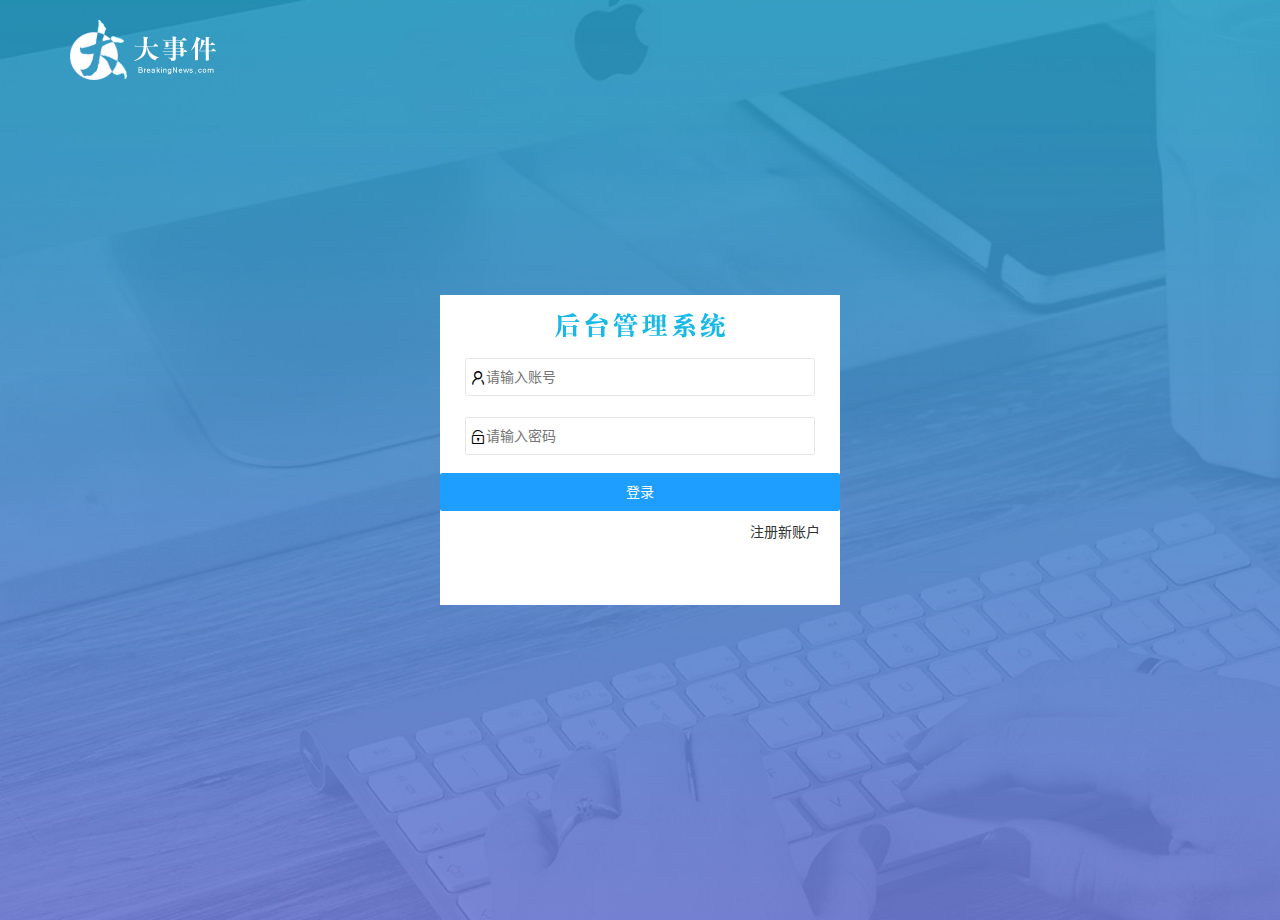
<file: login.html>
<!DOCTYPE html>
<html lang="zh-CN">

<head>
    <meta charset="UTF-8">
    <meta name="viewport" content="width=login, initial-scale=1.0">
    <title>Document</title>
    <link rel="stylesheet" href="/assets/lib/layui/css/layui.css">
    <link rel="stylesheet" href="./assets/css/login.css">
</head>

<body>
    <div class="layui-main">
        <!-- logo区域 -->
        <img src="/assets/images/logo.png" alt="" />
    </div>
    <!-- 注册和登录 -->
    <div class="logreg">

        <!-- 登录盒子头 -->
        <div class="headBox"></div>

        <!-- 登录 -->
        <div class="loginBox">
            <form class="layui-form" id="form-login">
                <!-- 输入框 -->
                <div class="layui-form-item">
                    <i class="layui-icon layui-icon-username"></i>
                    <input type="text" name="username" required lay-verify="required|username" placeholder="请输入账号"
                        autocomplete="off" class="layui-input">
                </div>
                <!-- 密码框 -->
                <div class="layui-form-item">
                    <i class="layui-icon layui-icon-password"></i>
                    <input type="password" name="password" required lay-verify="required|pass" placeholder="请输入密码"
                        autocomplete="off" class="layui-input">
                </div>
                <button class="layui-btn layui-btn-normal layui-btn-fluid loginbtn" lay-submit lay-filter="formDemo">
                    登录
                </button>
            </form>
            <a href="javascript:;" class="login link">注册新账户</a>
        </div>

        <!-- 注册 -->
        <div class="regBox">
            <form class="layui-form" id="form-reg">
                <!-- 输入框 -->
                <div class="layui-form-item">
                    <i class="layui-icon layui-icon-username"></i>
                    <input type="text" name="username" required lay-verify="required|username" placeholder="请输入账号"
                        autocomplete="off" class="layui-input">
                </div>
                <!-- 密码框 -->
                <div class="layui-form-item">
                    <i class="layui-icon layui-icon-password"></i>
                    <input type="password" name="password" required|pass lay-verify="required" placeholder="请输入密码"
                        autocomplete="off" class="layui-input firstPsd">
                </div>
                <!-- 二次密码 -->
                <div class="layui-form-item">
                    <i class="layui-icon layui-icon-password"></i>
                    <input type="password" name="repassword" required lay-verify="required|pass|samePsd"
                        placeholder="请再次输入密码" autocomplete="off" class="layui-input rePsd">
                </div>
                <button class="layui-btn layui-btn-normal layui-btn-fluid regbtn" lay-submit lay-filter="formDemo">
                    注册
                </button>
            </form>
            <a href="javascript:;" class="reg link">登录</a>
        </div>

    </div>


    </div>

    </div>
    <!-- 第三方js -->
    <script src="/assets/lib/layui/layui.all.js"></script>
    <script src="/assets/lib/jquery.js"></script>
    <!-- API配置js -->
    <script src="/assets/js/baseAPI.js"></script>
    <!-- 自定义js -->
    <script src="/assets/js/login.js"></script>

</body>

</html>
</file>
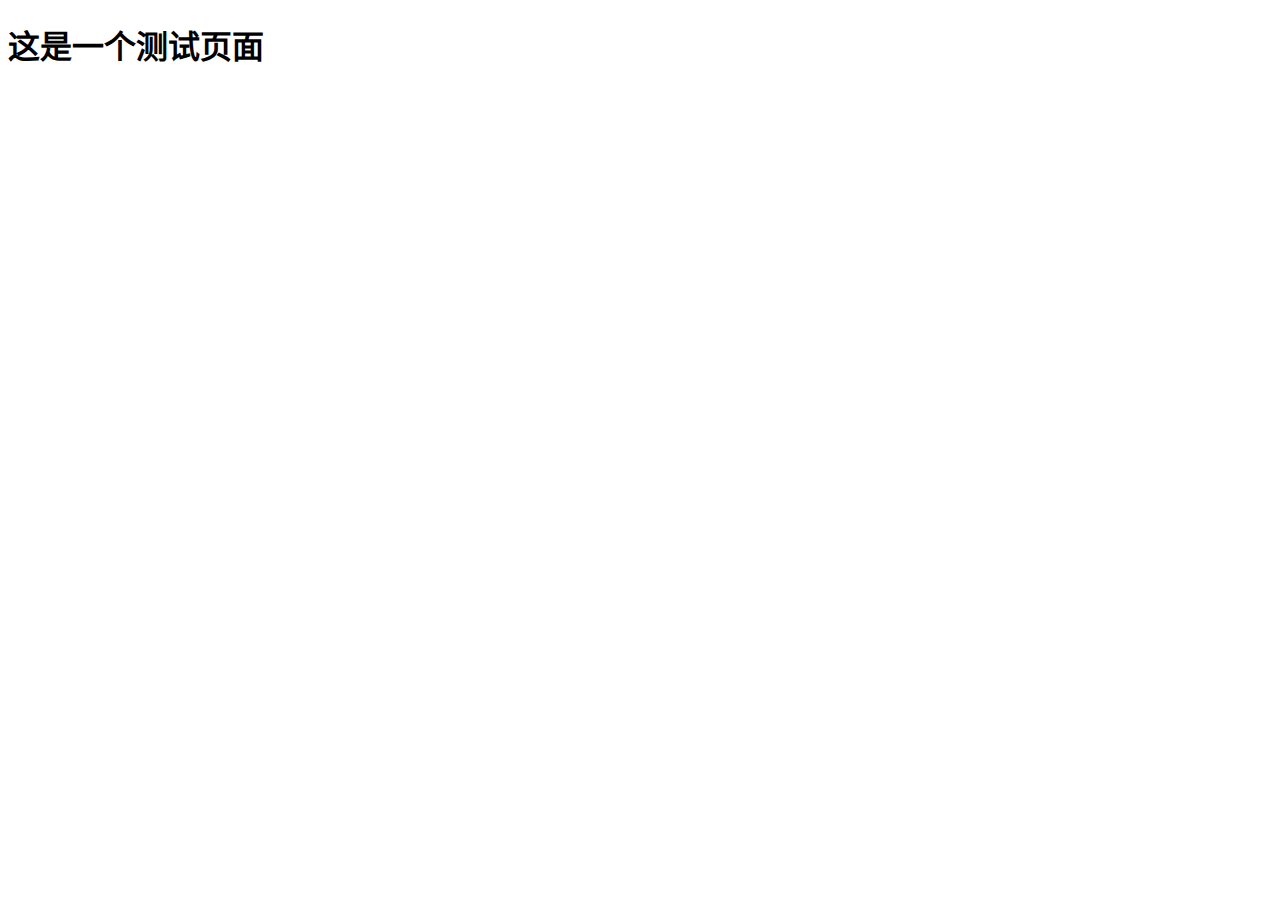
<file: blanks/blanks.html>
<!DOCTYPE html>
<html lang="zh-CN">

<head>
    <meta charset="UTF-8">
    <meta name="viewport" content="width=device-width, initial-scale=1.0">
    <title>Document</title>
</head>

<body>
    <h1>这是一个测试页面</h1>
</body>

</html>
</file>
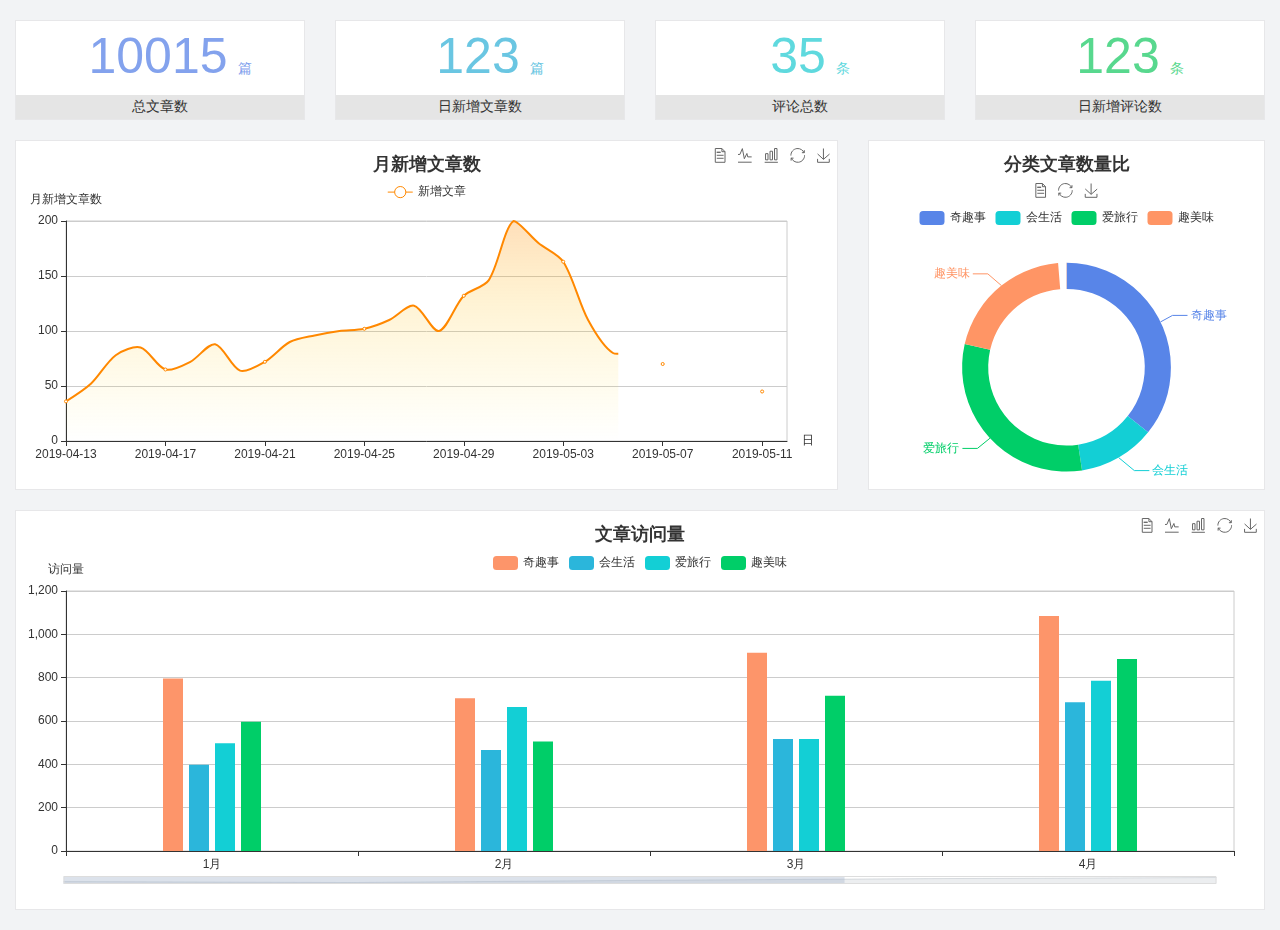
<file: home/dashboard.html>
<!DOCTYPE html>
<html lang="en">

<head>
  <meta charset="UTF-8">
  <meta name="viewport" content="width=device-width, initial-scale=1.0">
  <meta http-equiv="X-UA-Compatible" content="ie=edge">
  <title>图表统计</title>
  <link rel="stylesheet" href="../../assets/lib/bootstrap.css" />
  <link rel="stylesheet" href="../../assets/lib/main.css" />
  <script src="../../assets/lib/jquery.js"></script>
  <script type="text/javascript" src="../../assets/lib/echarts.min.js"></script>
</head>

<body>
  <div class="container-fluid">
    <div class="row spannel_list">
      <div class="col-sm-3 col-xs-6">
        <div class="spannel">
          <em>10015</em><span>篇</span>
          <b>总文章数</b>
        </div>
      </div>
      <div class="col-sm-3 col-xs-6">
        <div class="spannel scolor01">
          <em>123</em><span>篇</span>
          <b>日新增文章数</b>
        </div>
      </div>
      <div class="col-sm-3 col-xs-6">
        <div class="spannel scolor02">
          <em>35</em><span>条</span>
          <b>评论总数</b>
        </div>
      </div>
      <div class="col-sm-3 col-xs-6">
        <div class="spannel scolor03">
          <em>123</em><span>条</span>
          <b>日新增评论数</b>
        </div>
      </div>
    </div>
  </div>

  <div class="container-fluid">
    <div class="row curve-pie">
      <div class="col-lg-8 col-md-8">
        <div class="gragh_pannel" id="curve_show"></div>
      </div>
      <div class="col-lg-4 col-md-4">
        <div class="gragh_pannel" id="pie_show"></div>
      </div>
    </div>
  </div>

  <div class="container-fluid">
    <div class="column_pannel" id="column_show"></div>
  </div>

  <script>
    var oChart = echarts.init(document.getElementById('curve_show'));
    var aList_all = [
      { 'count': 36, 'date': '2019-04-13' },
      { 'count': 52, 'date': '2019-04-14' },
      { 'count': 78, 'date': '2019-04-15' },
      { 'count': 85, 'date': '2019-04-16' },
      { 'count': 65, 'date': '2019-04-17' },
      { 'count': 72, 'date': '2019-04-18' },
      { 'count': 88, 'date': '2019-04-19' },
      { 'count': 64, 'date': '2019-04-20' },
      { 'count': 72, 'date': '2019-04-21' },
      { 'count': 90, 'date': '2019-04-22' },
      { 'count': 96, 'date': '2019-04-23' },
      { 'count': 100, 'date': '2019-04-24' },
      { 'count': 102, 'date': '2019-04-25' },
      { 'count': 110, 'date': '2019-04-26' },
      { 'count': 123, 'date': '2019-04-27' },
      { 'count': 100, 'date': '2019-04-28' },
      { 'count': 132, 'date': '2019-04-29' },
      { 'count': 146, 'date': '2019-04-30' },
      { 'count': 200, 'date': '2019-05-01' },
      { 'count': 180, 'date': '2019-05-02' },
      { 'count': 163, 'date': '2019-05-03' },
      { 'count': 110, 'date': '2019-05-04' },
      { 'count': 80, 'date': '2019-05-05' },
      { 'count': 82, 'date': '2019-05-06' },
      { 'count': 70, 'date': '2019-05-07' },
      { 'count': 65, 'date': '2019-05-08' },
      { 'count': 54, 'date': '2019-05-09' },
      { 'count': 40, 'date': '2019-05-10' },
      { 'count': 45, 'date': '2019-05-11' },
      { 'count': 38, 'date': '2019-05-12' },
    ];

    let aCount = [];
    let aDate = [];

    for (var i = 0; i < aList_all.length; i++) {
      aCount.push(aList_all[i].count);
      aDate.push(aList_all[i].date);
    }

    var chartopt = {
      title: {
        text: '月新增文章数',
        left: 'center',
        top: '10'
      },
      tooltip: {
        trigger: 'axis'
      },
      legend: {
        data: ['新增文章'],
        top: '40'
      },
      toolbox: {
        show: true,
        feature: {
          mark: { show: true },
          dataView: { show: true, readOnly: false },
          magicType: { show: true, type: ['line', 'bar'] },
          restore: { show: true },
          saveAsImage: { show: true }
        }
      },
      calculable: true,
      xAxis: [
        {
          name: '日',
          type: 'category',
          boundaryGap: false,
          data: aDate
        }
      ],
      yAxis: [
        {
          name: '月新增文章数',
          type: 'value'
        }
      ],
      series: [
        {
          name: '新增文章',
          type: 'line',
          smooth: true,
          itemStyle: { normal: { areaStyle: { type: 'default' }, color: '#f80' }, lineStyle: { color: '#f80' } },
          data: aCount
        }],
      areaStyle: {
        normal: {
          color: new echarts.graphic.LinearGradient(0, 0, 0, 1, [{
            offset: 0,
            color: 'rgba(255,136,0,0.39)'
          }, {
            offset: .34,
            color: 'rgba(255,180,0,0.25)'
          }, {
            offset: 1,
            color: 'rgba(255,222,0,0.00)'
          }])

        }
      },
      grid: {
        show: true,
        x: 50,
        x2: 50,
        y: 80,
        height: 220
      }
    };

    oChart.setOption(chartopt);


    var oPie = echarts.init(document.getElementById('pie_show'));
    var oPieopt =
    {
      title: {
        top: 10,
        text: '分类文章数量比',
        x: 'center'
      },
      tooltip: {
        trigger: 'item',
        formatter: "{a} <br/>{b} : {c} ({d}%)"
      },
      color: ['#5885e8', '#13cfd5', '#00ce68', '#ff9565'],
      legend: {
        x: 'center',
        top: 65,
        data: ['奇趣事', '会生活', '爱旅行', '趣美味']
      },
      toolbox: {
        show: true,
        x: 'center',
        top: 35,
        feature: {
          mark: { show: true },
          dataView: { show: true, readOnly: false },
          magicType: {
            show: true,
            type: ['pie', 'funnel'],
            option: {
              funnel: {
                x: '25%',
                width: '50%',
                funnelAlign: 'left',
                max: 1548
              }
            }
          },
          restore: { show: true },
          saveAsImage: { show: true }
        }
      },
      calculable: true,
      series: [
        {
          name: '访问来源',
          type: 'pie',
          radius: ['45%', '60%'],
          center: ['50%', '65%'],
          data: [
            { value: 300, name: '奇趣事' },
            { value: 100, name: '会生活' },
            { value: 260, name: '爱旅行' },
            { value: 180, name: '趣美味' }
          ]
        }
      ]
    };
    oPie.setOption(oPieopt);



    var oColumn = this.echarts.init(document.getElementById('column_show'));
    var oColumnopt =
    {
      title: {
        text: '文章访问量',
        left: 'center',
        top: '10'
      },
      tooltip: {
        trigger: 'axis'
      },
      legend: {
        data: ['奇趣事', '会生活', '爱旅行', '趣美味'],
        top: '40'
      },
      toolbox: {
        show: true,
        feature: {
          mark: { show: true },
          dataView: { show: true, readOnly: false },
          magicType: { show: true, type: ['line', 'bar'] },
          restore: { show: true },
          saveAsImage: { show: true }
        }
      },
      calculable: true,
      xAxis: [
        {
          type: 'category',
          data: ['1月', '2月', '3月', '4月', '5月']
        }
      ],
      yAxis: [
        {
          name: '访问量',
          type: 'value'
        }
      ],
      series: [
        {
          name: '奇趣事',
          type: 'bar',
          barWidth: 20,
          itemStyle: {
            normal: { areaStyle: { type: 'default' }, color: '#fd956a' }
          },
          data: [800, 708, 920, 1090, 1200]
        },
        {
          name: '会生活',
          type: 'bar',
          barWidth: 20,
          itemStyle: {
            normal: { areaStyle: { type: 'default' }, color: '#2bb6db' }
          },
          data: [400, 468, 520, 690, 800]
        },
        {
          name: '爱旅行',
          type: 'bar',
          barWidth: 20,
          itemStyle: {
            normal: { areaStyle: { type: 'default' }, color: '#13cfd5' }
          },
          data: [500, 668, 520, 790, 900]
        },
        {
          name: '趣美味',
          type: 'bar',
          barWidth: 20,
          itemStyle: {
            normal: { areaStyle: { type: 'default' }, color: '#00ce68' }
          },
          data: [600, 508, 720, 890, 1000]
        }
      ],
      grid: {
        show: true,
        x: 50,
        x2: 30,
        y: 80,
        height: 260
      },
      dataZoom: [//给x轴设置滚动条
        {
          start: 0,//默认为0
          end: 100 - 1000 / 31,//默认为100
          type: 'slider',
          show: true,
          xAxisIndex: [0],
          handleSize: 0,//滑动条的 左右2个滑动条的大小
          height: 8,//组件高度
          left: 45, //左边的距离
          right: 50,//右边的距离
          bottom: 26,//右边的距离
          handleColor: '#ddd',//h滑动图标的颜色
          handleStyle: {
            borderColor: "#cacaca",
            borderWidth: "1",
            shadowBlur: 2,
            background: "#ddd",
            shadowColor: "#ddd",
          }
        }]
    };
    oColumn.setOption(oColumnopt);
  </script>
</body>

</html>
</file>
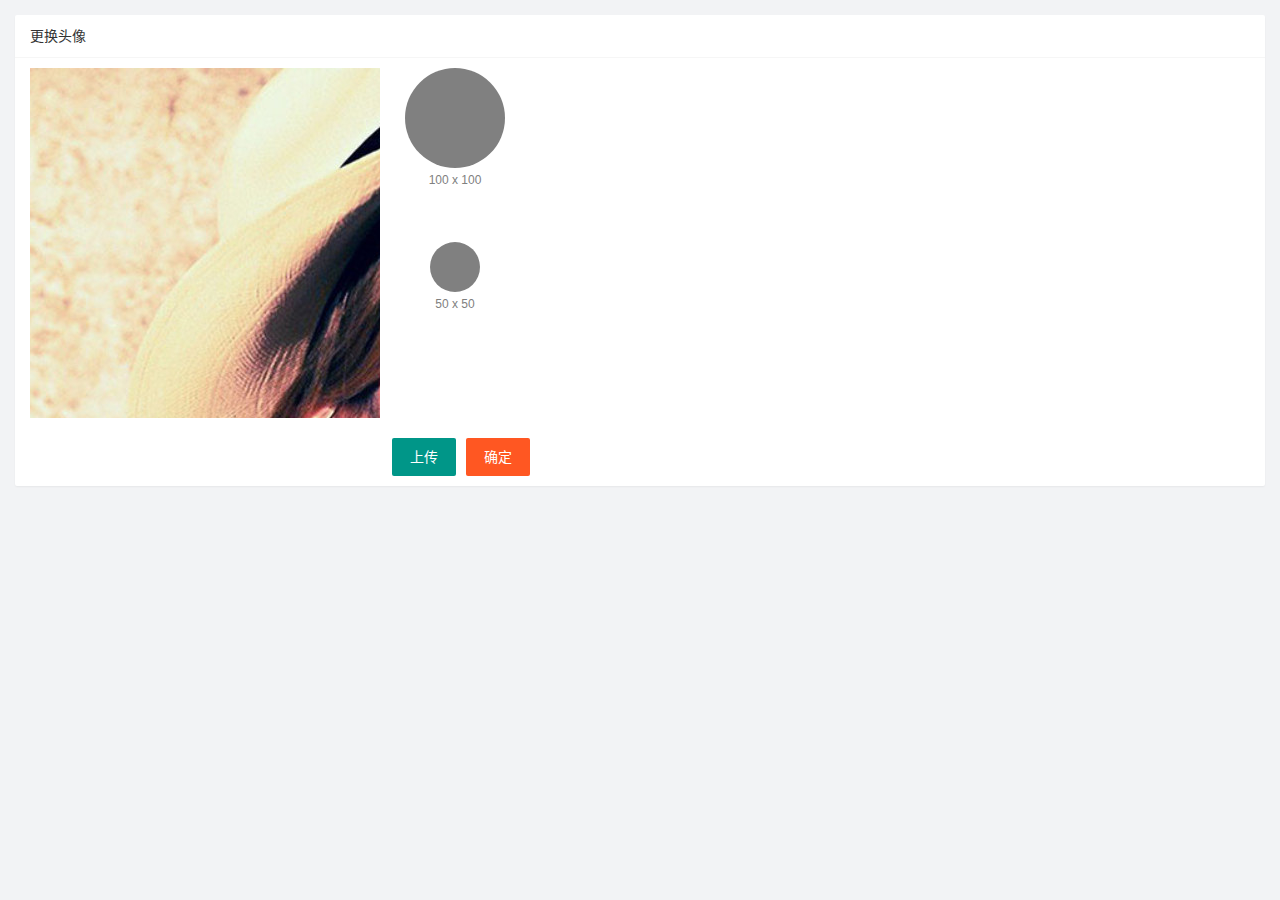
<file: user/avatar.html>
<!DOCTYPE html>
<html lang="zh-CN">

<head>
    <meta charset="UTF-8">
    <meta name="viewport" content="width=device-width, initial-scale=1.0">
    <title>Document</title>
    <link rel="stylesheet" href="/assets/lib/layui/css/layui.css" />
    <link rel="stylesheet" href="/assets/lib/cropper/cropper.css" />

    <link rel="stylesheet" href="/assets/css/avatar.css" />

</head>

<body>
    <!-- 卡片 -->
    <div class="layui-card">
        <div class="layui-card-header">更换头像</div>
        <div class="layui-card-body">
            <!-- 第一行的图片裁剪和预览区域 -->
            <div class="row1">
                <!-- 图片裁剪区域 -->
                <div class="cropper-box">
                    <!-- 这个 img 标签很重要，将来会把它初始化为裁剪区域 -->
                    <img id="image" src="/assets/images/sample.jpg" />
                </div>
                <!-- 图片的预览区域 -->
                <div class="preview-box">
                    <div>
                        <!-- 宽高为 100px 的预览区域 -->
                        <div class="img-preview w100"></div>
                        <p class="size">100 x 100</p>
                    </div>
                    <div>
                        <!-- 宽高为 50px 的预览区域 -->
                        <div class="img-preview w50"></div>
                        <p class="size">50 x 50</p>
                    </div>
                </div>
            </div>

            <!-- 第二行的按钮区域 -->
            <div class="row2">
                <!-- 通过 accept 来限制选择文件的类型 -->
                <input type="file" id="file" accept="image/jpeg,image/png,image/gif" />
                <button type="button" class="layui-btn" id="btnChooseImage">上传</button>
                <button type="button" class="layui-btn layui-btn-danger" id="upload">确定</button>
            </div>
        </div>
    </div>

    <!-- 第三方js -->
    <script src="/assets/lib/layui/layui.all.js"></script>
    <!-- cropper插件 -->
    <script src="/assets/lib/jquery.js"></script>
    <script src="/assets/lib/cropper/Cropper.js"></script>
    <script src="/assets/lib/cropper/jquery-cropper.js"></script>
    <!-- 自定义js -->
    <script src="/assets/js/baseAPI.js"></script>
    <script src="/assets/js/avatar.js"></script>

    <!-- 
    <script src="/assets/lib/layui/layui.all.js"></script>
    <script src="/assets/lib/jquery.js"></script>
    <script src="/assets/lib/cropper/Cropper.js"></script>
    <script src="/assets/lib/cropper/jquery-cropper.js"></script>
    <script src="/assets/js/baseAPI.js"></script>
    <!-- 导入自己的 js -->
    <!-- <script src="/assets/js/avatar.js"></script> -->
</body>

</html>
</file>
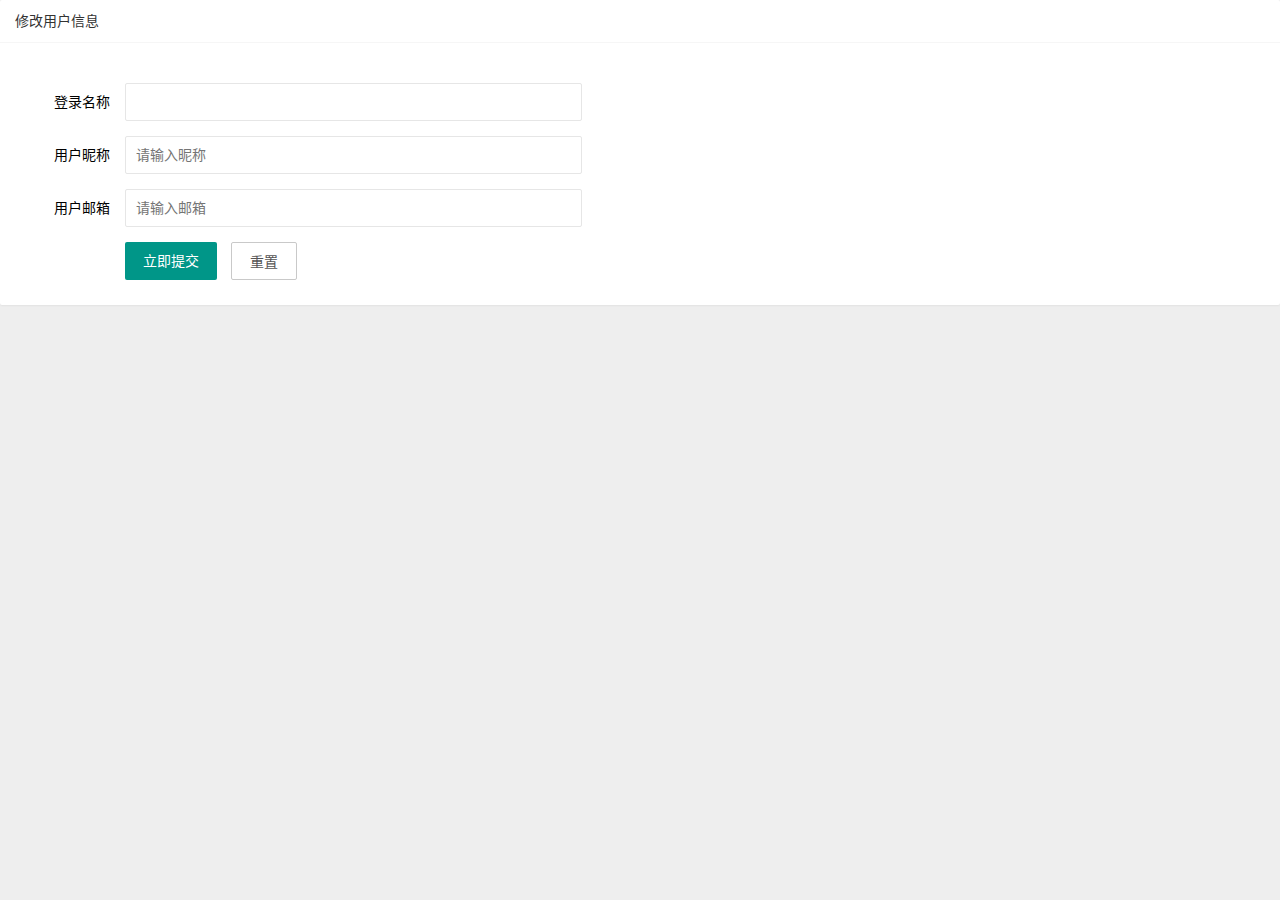
<file: user/user_info.html>
<!DOCTYPE html>
<html lang="zh-CN">

<head>
    <meta charset="UTF-8">
    <meta name="viewport" content="width=device-width, initial-scale=1.0">
    <title>Document</title>
    <link rel="stylesheet" href="/assets/lib/layui/css/layui.css" />
    <link rel="stylesheet" href="/assets/css/user_info.css" />
</head>

<body>

    <div class="layui-card">
        <div class="layui-card-header">修改用户信息</div>
        <div class="layui-card-body userForm">
            <form class="layui-form" lay-filter="form1">
                <!-- 登录名称 -->
                <div class="layui-form-item">
                    <label class="layui-form-label">登录名称</label>
                    <div class="layui-input-block">
                        <input type="text" required lay-verify="required" name="username" autocomplete="off"
                            class="layui-input user" readonly>
                    </div>
                </div>
                <!-- 用户昵称 -->
                <div class="layui-form-item">
                    <label class="layui-form-label">用户昵称</label>
                    <div class="layui-input-block">
                        <input type="text" name="nickname" required lay-verify="required|nickname" placeholder="请输入昵称"
                            autocomplete="off" class="layui-input nick" />
                    </div>
                </div>
                <!-- 用户邮箱 -->
                <div class="layui-form-item">
                    <label class="layui-form-label">用户邮箱</label>
                    <div class="layui-input-block">
                        <input type="text" name="email" required lay-verify="required|email" placeholder="请输入邮箱"
                            autocomplete="off" class="layui-input email" />
                    </div>
                </div>
                <!-- 隐藏域 -->
                <input type="hidden" name="id" value="1">
                <!-- 提交&重置 -->
                <div class="layui-form-item">
                    <div class="layui-input-block">
                        <button class="layui-btn" lay-submit lay-filter="formDemo">立即提交</button>
                        <button type="reset" class="layui-btn layui-btn-primary">重置</button>
                    </div>
                </div>
            </form>
        </div>
    </div>

    <!-- 第三方js -->
    <script src="/assets/lib/layui/layui.all.js"></script>
    <script src="/assets/lib/jquery.js"></script>
    <!-- 自定义js -->
    <script src="/assets/js/baseAPI.js"></script>
    <script src="/assets/js/user.info.js"></script>
</body>

</html>
</file>
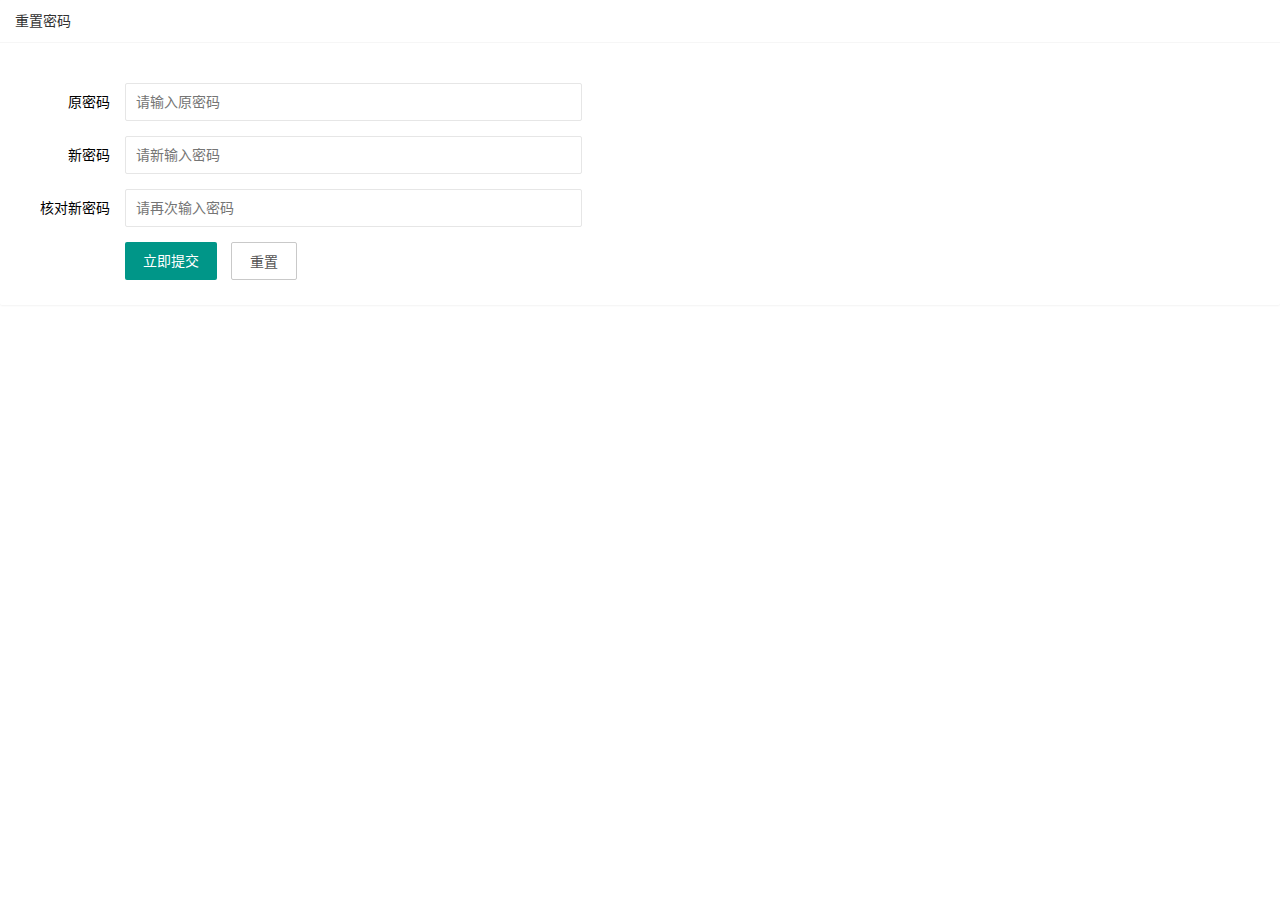
<file: user/user_psd.html>
<!DOCTYPE html>
<html lang="zh-CN">

<head>
    <meta charset="UTF-8">
    <meta name="viewport" content="width=device-width, initial-scale=1.0">
    <title>Document</title>
    <link rel="stylesheet" href="/assets/lib/layui/css/layui.css" />
    <link rel="stylesheet" href="/assets/css/user_psd.css" />
</head>

<body>

    <div class="layui-card">
        <div class="layui-card-header">重置密码</div>
        <div class="layui-card-body userForm">
            <form class="layui-form" id="form1" lay-filter="form1">
                <!-- 原密码 -->
                <div class="layui-form-item">
                    <label class="layui-form-label">原密码</label>
                    <div class="layui-input-block">
                        <input type="password" required lay-verify="required|password" name="oldPwd"
                            placeholder="请输入原密码" autocomplete="off" class="layui-input oldPsd">
                    </div>
                </div>
                <!-- 新密码1 -->
                <div class="layui-form-item">
                    <label class="layui-form-label">新密码</label>
                    <div class="layui-input-block">
                        <input type="password" required lay-verify="required|password|fPsd" name="newPwd"
                            placeholder="请新输入密码" autocomplete="off" class="layui-input userPsd">
                    </div>
                </div>
                <!-- 新密码2 -->
                <div class="layui-form-item">
                    <label class="layui-form-label">核对新密码</label>
                    <div class="layui-input-block">
                        <input type="password" required lay-verify="required|password|rePsd" name="renewPwd"
                            placeholder="请再次输入密码" autocomplete="off" class="layui-input rePsd">
                    </div>
                </div>

                <!-- 提交&重置 -->
                <div class="layui-form-item">
                    <div class="layui-input-block">
                        <button class="layui-btn" lay-submit lay-filter="formDemo">立即提交</button>
                        <button type="reset" class="layui-btn layui-btn-primary">重置</button>
                    </div>
                </div>
            </form>
        </div>
    </div>

    <!-- 第三方js -->
    <script src="/assets/lib/layui/layui.all.js"></script>
    <script src="/assets/lib/jquery.js"></script>
    <!-- 自定义js -->
    <script src="/assets/js/baseAPI.js"></script>
    <script src="/assets/js/user_psd.js"></script>
</body>

</html>
</file>
<file: assets/lib/layui/css/layui.css>
/** layui-v2.5.5 MIT License By https://www.layui.com */
 .layui-inline,img{display:inline-block;vertical-align:middle}h1,h2,h3,h4,h5,h6{font-weight:400}.layui-edge,.layui-header,.layui-inline,.layui-main{position:relative}.layui-body,.layui-edge,.layui-elip{overflow:hidden}.layui-btn,.layui-edge,.layui-inline,img{vertical-align:middle}.layui-btn,.layui-disabled,.layui-icon,.layui-unselect{-moz-user-select:none;-webkit-user-select:none;-ms-user-select:none}.layui-elip,.layui-form-checkbox span,.layui-form-pane .layui-form-label{text-overflow:ellipsis;white-space:nowrap}.layui-breadcrumb,.layui-tree-btnGroup{visibility:hidden}blockquote,body,button,dd,div,dl,dt,form,h1,h2,h3,h4,h5,h6,input,li,ol,p,pre,td,textarea,th,ul{margin:0;padding:0;-webkit-tap-highlight-color:rgba(0,0,0,0)}a:active,a:hover{outline:0}img{border:none}li{list-style:none}table{border-collapse:collapse;border-spacing:0}h4,h5,h6{font-size:100%}button,input,optgroup,option,select,textarea{font-family:inherit;font-size:inherit;font-style:inherit;font-weight:inherit;outline:0}pre{white-space:pre-wrap;white-space:-moz-pre-wrap;white-space:-pre-wrap;white-space:-o-pre-wrap;word-wrap:break-word}body{line-height:24px;font:14px Helvetica Neue,Helvetica,PingFang SC,Tahoma,Arial,sans-serif}hr{height:1px;margin:10px 0;border:0;clear:both}a{color:#333;text-decoration:none}a:hover{color:#777}a cite{font-style:normal;*cursor:pointer}.layui-border-box,.layui-border-box *{box-sizing:border-box}.layui-box,.layui-box *{box-sizing:content-box}.layui-clear{clear:both;*zoom:1}.layui-clear:after{content:'\20';clear:both;*zoom:1;display:block;height:0}.layui-inline{*display:inline;*zoom:1}.layui-edge{display:inline-block;width:0;height:0;border-width:6px;border-style:dashed;border-color:transparent}.layui-edge-top{top:-4px;border-bottom-color:#999;border-bottom-style:solid}.layui-edge-right{border-left-color:#999;border-left-style:solid}.layui-edge-bottom{top:2px;border-top-color:#999;border-top-style:solid}.layui-edge-left{border-right-color:#999;border-right-style:solid}.layui-disabled,.layui-disabled:hover{color:#d2d2d2!important;cursor:not-allowed!important}.layui-circle{border-radius:100%}.layui-show{display:block!important}.layui-hide{display:none!important}@font-face{font-family:layui-icon;src:url(../font/iconfont.eot?v=250);src:url(../font/iconfont.eot?v=250#iefix) format('embedded-opentype'),url(../font/iconfont.woff2?v=250) format('woff2'),url(../font/iconfont.woff?v=250) format('woff'),url(../font/iconfont.ttf?v=250) format('truetype'),url(../font/iconfont.svg?v=250#layui-icon) format('svg')}.layui-icon{font-family:layui-icon!important;font-size:16px;font-style:normal;-webkit-font-smoothing:antialiased;-moz-osx-font-smoothing:grayscale}.layui-icon-reply-fill:before{content:"\e611"}.layui-icon-set-fill:before{content:"\e614"}.layui-icon-menu-fill:before{content:"\e60f"}.layui-icon-search:before{content:"\e615"}.layui-icon-share:before{content:"\e641"}.layui-icon-set-sm:before{content:"\e620"}.layui-icon-engine:before{content:"\e628"}.layui-icon-close:before{content:"\1006"}.layui-icon-close-fill:before{content:"\1007"}.layui-icon-chart-screen:before{content:"\e629"}.layui-icon-star:before{content:"\e600"}.layui-icon-circle-dot:before{content:"\e617"}.layui-icon-chat:before{content:"\e606"}.layui-icon-release:before{content:"\e609"}.layui-icon-list:before{content:"\e60a"}.layui-icon-chart:before{content:"\e62c"}.layui-icon-ok-circle:before{content:"\1005"}.layui-icon-layim-theme:before{content:"\e61b"}.layui-icon-table:before{content:"\e62d"}.layui-icon-right:before{content:"\e602"}.layui-icon-left:before{content:"\e603"}.layui-icon-cart-simple:before{content:"\e698"}.layui-icon-face-cry:before{content:"\e69c"}.layui-icon-face-smile:before{content:"\e6af"}.layui-icon-survey:before{content:"\e6b2"}.layui-icon-tree:before{content:"\e62e"}.layui-icon-upload-circle:before{content:"\e62f"}.layui-icon-add-circle:before{content:"\e61f"}.layui-icon-download-circle:before{content:"\e601"}.layui-icon-templeate-1:before{content:"\e630"}.layui-icon-util:before{content:"\e631"}.layui-icon-face-surprised:before{content:"\e664"}.layui-icon-edit:before{content:"\e642"}.layui-icon-speaker:before{content:"\e645"}.layui-icon-down:before{content:"\e61a"}.layui-icon-file:before{content:"\e621"}.layui-icon-layouts:before{content:"\e632"}.layui-icon-rate-half:before{content:"\e6c9"}.layui-icon-add-circle-fine:before{content:"\e608"}.layui-icon-prev-circle:before{content:"\e633"}.layui-icon-read:before{content:"\e705"}.layui-icon-404:before{content:"\e61c"}.layui-icon-carousel:before{content:"\e634"}.layui-icon-help:before{content:"\e607"}.layui-icon-code-circle:before{content:"\e635"}.layui-icon-water:before{content:"\e636"}.layui-icon-username:before{content:"\e66f"}.layui-icon-find-fill:before{content:"\e670"}.layui-icon-about:before{content:"\e60b"}.layui-icon-location:before{content:"\e715"}.layui-icon-up:before{content:"\e619"}.layui-icon-pause:before{content:"\e651"}.layui-icon-date:before{content:"\e637"}.layui-icon-layim-uploadfile:before{content:"\e61d"}.layui-icon-delete:before{content:"\e640"}.layui-icon-play:before{content:"\e652"}.layui-icon-top:before{content:"\e604"}.layui-icon-friends:before{content:"\e612"}.layui-icon-refresh-3:before{content:"\e9aa"}.layui-icon-ok:before{content:"\e605"}.layui-icon-layer:before{content:"\e638"}.layui-icon-face-smile-fine:before{content:"\e60c"}.layui-icon-dollar:before{content:"\e659"}.layui-icon-group:before{content:"\e613"}.layui-icon-layim-download:before{content:"\e61e"}.layui-icon-picture-fine:before{content:"\e60d"}.layui-icon-link:before{content:"\e64c"}.layui-icon-diamond:before{content:"\e735"}.layui-icon-log:before{content:"\e60e"}.layui-icon-rate-solid:before{content:"\e67a"}.layui-icon-fonts-del:before{content:"\e64f"}.layui-icon-unlink:before{content:"\e64d"}.layui-icon-fonts-clear:before{content:"\e639"}.layui-icon-triangle-r:before{content:"\e623"}.layui-icon-circle:before{content:"\e63f"}.layui-icon-radio:before{content:"\e643"}.layui-icon-align-center:before{content:"\e647"}.layui-icon-align-right:before{content:"\e648"}.layui-icon-align-left:before{content:"\e649"}.layui-icon-loading-1:before{content:"\e63e"}.layui-icon-return:before{content:"\e65c"}.layui-icon-fonts-strong:before{content:"\e62b"}.layui-icon-upload:before{content:"\e67c"}.layui-icon-dialogue:before{content:"\e63a"}.layui-icon-video:before{content:"\e6ed"}.layui-icon-headset:before{content:"\e6fc"}.layui-icon-cellphone-fine:before{content:"\e63b"}.layui-icon-add-1:before{content:"\e654"}.layui-icon-face-smile-b:before{content:"\e650"}.layui-icon-fonts-html:before{content:"\e64b"}.layui-icon-form:before{content:"\e63c"}.layui-icon-cart:before{content:"\e657"}.layui-icon-camera-fill:before{content:"\e65d"}.layui-icon-tabs:before{content:"\e62a"}.layui-icon-fonts-code:before{content:"\e64e"}.layui-icon-fire:before{content:"\e756"}.layui-icon-set:before{content:"\e716"}.layui-icon-fonts-u:before{content:"\e646"}.layui-icon-triangle-d:before{content:"\e625"}.layui-icon-tips:before{content:"\e702"}.layui-icon-picture:before{content:"\e64a"}.layui-icon-more-vertical:before{content:"\e671"}.layui-icon-flag:before{content:"\e66c"}.layui-icon-loading:before{content:"\e63d"}.layui-icon-fonts-i:before{content:"\e644"}.layui-icon-refresh-1:before{content:"\e666"}.layui-icon-rmb:before{content:"\e65e"}.layui-icon-home:before{content:"\e68e"}.layui-icon-user:before{content:"\e770"}.layui-icon-notice:before{content:"\e667"}.layui-icon-login-weibo:before{content:"\e675"}.layui-icon-voice:before{content:"\e688"}.layui-icon-upload-drag:before{content:"\e681"}.layui-icon-login-qq:before{content:"\e676"}.layui-icon-snowflake:before{content:"\e6b1"}.layui-icon-file-b:before{content:"\e655"}.layui-icon-template:before{content:"\e663"}.layui-icon-auz:before{content:"\e672"}.layui-icon-console:before{content:"\e665"}.layui-icon-app:before{content:"\e653"}.layui-icon-prev:before{content:"\e65a"}.layui-icon-website:before{content:"\e7ae"}.layui-icon-next:before{content:"\e65b"}.layui-icon-component:before{content:"\e857"}.layui-icon-more:before{content:"\e65f"}.layui-icon-login-wechat:before{content:"\e677"}.layui-icon-shrink-right:before{content:"\e668"}.layui-icon-spread-left:before{content:"\e66b"}.layui-icon-camera:before{content:"\e660"}.layui-icon-note:before{content:"\e66e"}.layui-icon-refresh:before{content:"\e669"}.layui-icon-female:before{content:"\e661"}.layui-icon-male:before{content:"\e662"}.layui-icon-password:before{content:"\e673"}.layui-icon-senior:before{content:"\e674"}.layui-icon-theme:before{content:"\e66a"}.layui-icon-tread:before{content:"\e6c5"}.layui-icon-praise:before{content:"\e6c6"}.layui-icon-star-fill:before{content:"\e658"}.layui-icon-rate:before{content:"\e67b"}.layui-icon-template-1:before{content:"\e656"}.layui-icon-vercode:before{content:"\e679"}.layui-icon-cellphone:before{content:"\e678"}.layui-icon-screen-full:before{content:"\e622"}.layui-icon-screen-restore:before{content:"\e758"}.layui-icon-cols:before{content:"\e610"}.layui-icon-export:before{content:"\e67d"}.layui-icon-print:before{content:"\e66d"}.layui-icon-slider:before{content:"\e714"}.layui-icon-addition:before{content:"\e624"}.layui-icon-subtraction:before{content:"\e67e"}.layui-icon-service:before{content:"\e626"}.layui-icon-transfer:before{content:"\e691"}.layui-main{width:1140px;margin:0 auto}.layui-header{z-index:1000;height:60px}.layui-header a:hover{transition:all .5s;-webkit-transition:all .5s}.layui-side{position:fixed;left:0;top:0;bottom:0;z-index:999;width:200px;overflow-x:hidden}.layui-side-scroll{position:relative;width:220px;height:100%;overflow-x:hidden}.layui-body{position:absolute;left:200px;right:0;top:0;bottom:0;z-index:998;width:auto;overflow-y:auto;box-sizing:border-box}.layui-layout-body{overflow:hidden}.layui-layout-admin .layui-header{background-color:#23262E}.layui-layout-admin .layui-side{top:60px;width:200px;overflow-x:hidden}.layui-layout-admin .layui-body{position:fixed;top:60px;bottom:44px}.layui-layout-admin .layui-main{width:auto;margin:0 15px}.layui-layout-admin .layui-footer{position:fixed;left:200px;right:0;bottom:0;height:44px;line-height:44px;padding:0 15px;background-color:#eee}.layui-layout-admin .layui-logo{position:absolute;left:0;top:0;width:200px;height:100%;line-height:60px;text-align:center;color:#009688;font-size:16px}.layui-layout-admin .layui-header .layui-nav{background:0 0}.layui-layout-left{position:absolute!important;left:200px;top:0}.layui-layout-right{position:absolute!important;right:0;top:0}.layui-container{position:relative;margin:0 auto;padding:0 15px;box-sizing:border-box}.layui-fluid{position:relative;margin:0 auto;padding:0 15px}.layui-row:after,.layui-row:before{content:'';display:block;clear:both}.layui-col-lg1,.layui-col-lg10,.layui-col-lg11,.layui-col-lg12,.layui-col-lg2,.layui-col-lg3,.layui-col-lg4,.layui-col-lg5,.layui-col-lg6,.layui-col-lg7,.layui-col-lg8,.layui-col-lg9,.layui-col-md1,.layui-col-md10,.layui-col-md11,.layui-col-md12,.layui-col-md2,.layui-col-md3,.layui-col-md4,.layui-col-md5,.layui-col-md6,.layui-col-md7,.layui-col-md8,.layui-col-md9,.layui-col-sm1,.layui-col-sm10,.layui-col-sm11,.layui-col-sm12,.layui-col-sm2,.layui-col-sm3,.layui-col-sm4,.layui-col-sm5,.layui-col-sm6,.layui-col-sm7,.layui-col-sm8,.layui-col-sm9,.layui-col-xs1,.layui-col-xs10,.layui-col-xs11,.layui-col-xs12,.layui-col-xs2,.layui-col-xs3,.layui-col-xs4,.layui-col-xs5,.layui-col-xs6,.layui-col-xs7,.layui-col-xs8,.layui-col-xs9{position:relative;display:block;box-sizing:border-box}.layui-col-xs1,.layui-col-xs10,.layui-col-xs11,.layui-col-xs12,.layui-col-xs2,.layui-col-xs3,.layui-col-xs4,.layui-col-xs5,.layui-col-xs6,.layui-col-xs7,.layui-col-xs8,.layui-col-xs9{float:left}.layui-col-xs1{width:8.33333333%}.layui-col-xs2{width:16.66666667%}.layui-col-xs3{width:25%}.layui-col-xs4{width:33.33333333%}.layui-col-xs5{width:41.66666667%}.layui-col-xs6{width:50%}.layui-col-xs7{width:58.33333333%}.layui-col-xs8{width:66.66666667%}.layui-col-xs9{width:75%}.layui-col-xs10{width:83.33333333%}.layui-col-xs11{width:91.66666667%}.layui-col-xs12{width:100%}.layui-col-xs-offset1{margin-left:8.33333333%}.layui-col-xs-offset2{margin-left:16.66666667%}.layui-col-xs-offset3{margin-left:25%}.layui-col-xs-offset4{margin-left:33.33333333%}.layui-col-xs-offset5{margin-left:41.66666667%}.layui-col-xs-offset6{margin-left:50%}.layui-col-xs-offset7{margin-left:58.33333333%}.layui-col-xs-offset8{margin-left:66.66666667%}.layui-col-xs-offset9{margin-left:75%}.layui-col-xs-offset10{margin-left:83.33333333%}.layui-col-xs-offset11{margin-left:91.66666667%}.layui-col-xs-offset12{margin-left:100%}@media screen and (max-width:768px){.layui-hide-xs{display:none!important}.layui-show-xs-block{display:block!important}.layui-show-xs-inline{display:inline!important}.layui-show-xs-inline-block{display:inline-block!important}}@media screen and (min-width:768px){.layui-container{width:750px}.layui-hide-sm{display:none!important}.layui-show-sm-block{display:block!important}.layui-show-sm-inline{display:inline!important}.layui-show-sm-inline-block{display:inline-block!important}.layui-col-sm1,.layui-col-sm10,.layui-col-sm11,.layui-col-sm12,.layui-col-sm2,.layui-col-sm3,.layui-col-sm4,.layui-col-sm5,.layui-col-sm6,.layui-col-sm7,.layui-col-sm8,.layui-col-sm9{float:left}.layui-col-sm1{width:8.33333333%}.layui-col-sm2{width:16.66666667%}.layui-col-sm3{width:25%}.layui-col-sm4{width:33.33333333%}.layui-col-sm5{width:41.66666667%}.layui-col-sm6{width:50%}.layui-col-sm7{width:58.33333333%}.layui-col-sm8{width:66.66666667%}.layui-col-sm9{width:75%}.layui-col-sm10{width:83.33333333%}.layui-col-sm11{width:91.66666667%}.layui-col-sm12{width:100%}.layui-col-sm-offset1{margin-left:8.33333333%}.layui-col-sm-offset2{margin-left:16.66666667%}.layui-col-sm-offset3{margin-left:25%}.layui-col-sm-offset4{margin-left:33.33333333%}.layui-col-sm-offset5{margin-left:41.66666667%}.layui-col-sm-offset6{margin-left:50%}.layui-col-sm-offset7{margin-left:58.33333333%}.layui-col-sm-offset8{margin-left:66.66666667%}.layui-col-sm-offset9{margin-left:75%}.layui-col-sm-offset10{margin-left:83.33333333%}.layui-col-sm-offset11{margin-left:91.66666667%}.layui-col-sm-offset12{margin-left:100%}}@media screen and (min-width:992px){.layui-container{width:970px}.layui-hide-md{display:none!important}.layui-show-md-block{display:block!important}.layui-show-md-inline{display:inline!important}.layui-show-md-inline-block{display:inline-block!important}.layui-col-md1,.layui-col-md10,.layui-col-md11,.layui-col-md12,.layui-col-md2,.layui-col-md3,.layui-col-md4,.layui-col-md5,.layui-col-md6,.layui-col-md7,.layui-col-md8,.layui-col-md9{float:left}.layui-col-md1{width:8.33333333%}.layui-col-md2{width:16.66666667%}.layui-col-md3{width:25%}.layui-col-md4{width:33.33333333%}.layui-col-md5{width:41.66666667%}.layui-col-md6{width:50%}.layui-col-md7{width:58.33333333%}.layui-col-md8{width:66.66666667%}.layui-col-md9{width:75%}.layui-col-md10{width:83.33333333%}.layui-col-md11{width:91.66666667%}.layui-col-md12{width:100%}.layui-col-md-offset1{margin-left:8.33333333%}.layui-col-md-offset2{margin-left:16.66666667%}.layui-col-md-offset3{margin-left:25%}.layui-col-md-offset4{margin-left:33.33333333%}.layui-col-md-offset5{margin-left:41.66666667%}.layui-col-md-offset6{margin-left:50%}.layui-col-md-offset7{margin-left:58.33333333%}.layui-col-md-offset8{margin-left:66.66666667%}.layui-col-md-offset9{margin-left:75%}.layui-col-md-offset10{margin-left:83.33333333%}.layui-col-md-offset11{margin-left:91.66666667%}.layui-col-md-offset12{margin-left:100%}}@media screen and (min-width:1200px){.layui-container{width:1170px}.layui-hide-lg{display:none!important}.layui-show-lg-block{display:block!important}.layui-show-lg-inline{display:inline!important}.layui-show-lg-inline-block{display:inline-block!important}.layui-col-lg1,.layui-col-lg10,.layui-col-lg11,.layui-col-lg12,.layui-col-lg2,.layui-col-lg3,.layui-col-lg4,.layui-col-lg5,.layui-col-lg6,.layui-col-lg7,.layui-col-lg8,.layui-col-lg9{float:left}.layui-col-lg1{width:8.33333333%}.layui-col-lg2{width:16.66666667%}.layui-col-lg3{width:25%}.layui-col-lg4{width:33.33333333%}.layui-col-lg5{width:41.66666667%}.layui-col-lg6{width:50%}.layui-col-lg7{width:58.33333333%}.layui-col-lg8{width:66.66666667%}.layui-col-lg9{width:75%}.layui-col-lg10{width:83.33333333%}.layui-col-lg11{width:91.66666667%}.layui-col-lg12{width:100%}.layui-col-lg-offset1{margin-left:8.33333333%}.layui-col-lg-offset2{margin-left:16.66666667%}.layui-col-lg-offset3{margin-left:25%}.layui-col-lg-offset4{margin-left:33.33333333%}.layui-col-lg-offset5{margin-left:41.66666667%}.layui-col-lg-offset6{margin-left:50%}.layui-col-lg-offset7{margin-left:58.33333333%}.layui-col-lg-offset8{margin-left:66.66666667%}.layui-col-lg-offset9{margin-left:75%}.layui-col-lg-offset10{margin-left:83.33333333%}.layui-col-lg-offset11{margin-left:91.66666667%}.layui-col-lg-offset12{margin-left:100%}}.layui-col-space1{margin:-.5px}.layui-col-space1>*{padding:.5px}.layui-col-space3{margin:-1.5px}.layui-col-space3>*{padding:1.5px}.layui-col-space5{margin:-2.5px}.layui-col-space5>*{padding:2.5px}.layui-col-space8{margin:-3.5px}.layui-col-space8>*{padding:3.5px}.layui-col-space10{margin:-5px}.layui-col-space10>*{padding:5px}.layui-col-space12{margin:-6px}.layui-col-space12>*{padding:6px}.layui-col-space15{margin:-7.5px}.layui-col-space15>*{padding:7.5px}.layui-col-space18{margin:-9px}.layui-col-space18>*{padding:9px}.layui-col-space20{margin:-10px}.layui-col-space20>*{padding:10px}.layui-col-space22{margin:-11px}.layui-col-space22>*{padding:11px}.layui-col-space25{margin:-12.5px}.layui-col-space25>*{padding:12.5px}.layui-col-space30{margin:-15px}.layui-col-space30>*{padding:15px}.layui-btn,.layui-input,.layui-select,.layui-textarea,.layui-upload-button{outline:0;-webkit-appearance:none;transition:all .3s;-webkit-transition:all .3s;box-sizing:border-box}.layui-elem-quote{margin-bottom:10px;padding:15px;line-height:22px;border-left:5px solid #009688;border-radius:0 2px 2px 0;background-color:#f2f2f2}.layui-quote-nm{border-style:solid;border-width:1px 1px 1px 5px;background:0 0}.layui-elem-field{margin-bottom:10px;padding:0;border-width:1px;border-style:solid}.layui-elem-field legend{margin-left:20px;padding:0 10px;font-size:20px;font-weight:300}.layui-field-title{margin:10px 0 20px;border-width:1px 0 0}.layui-field-box{padding:10px 15px}.layui-field-title .layui-field-box{padding:10px 0}.layui-progress{position:relative;height:6px;border-radius:20px;background-color:#e2e2e2}.layui-progress-bar{position:absolute;left:0;top:0;width:0;max-width:100%;height:6px;border-radius:20px;text-align:right;background-color:#5FB878;transition:all .3s;-webkit-transition:all .3s}.layui-progress-big,.layui-progress-big .layui-progress-bar{height:18px;line-height:18px}.layui-progress-text{position:relative;top:-20px;line-height:18px;font-size:12px;color:#666}.layui-progress-big .layui-progress-text{position:static;padding:0 10px;color:#fff}.layui-collapse{border-width:1px;border-style:solid;border-radius:2px}.layui-colla-content,.layui-colla-item{border-top-width:1px;border-top-style:solid}.layui-colla-item:first-child{border-top:none}.layui-colla-title{position:relative;height:42px;line-height:42px;padding:0 15px 0 35px;color:#333;background-color:#f2f2f2;cursor:pointer;font-size:14px;overflow:hidden}.layui-colla-content{display:none;padding:10px 15px;line-height:22px;color:#666}.layui-colla-icon{position:absolute;left:15px;top:0;font-size:14px}.layui-card{margin-bottom:15px;border-radius:2px;background-color:#fff;box-shadow:0 1px 2px 0 rgba(0,0,0,.05)}.layui-card:last-child{margin-bottom:0}.layui-card-header{position:relative;height:42px;line-height:42px;padding:0 15px;border-bottom:1px solid #f6f6f6;color:#333;border-radius:2px 2px 0 0;font-size:14px}.layui-bg-black,.layui-bg-blue,.layui-bg-cyan,.layui-bg-green,.layui-bg-orange,.layui-bg-red{color:#fff!important}.layui-card-body{position:relative;padding:10px 15px;line-height:24px}.layui-card-body[pad15]{padding:15px}.layui-card-body[pad20]{padding:20px}.layui-card-body .layui-table{margin:5px 0}.layui-card .layui-tab{margin:0}.layui-panel-window{position:relative;padding:15px;border-radius:0;border-top:5px solid #E6E6E6;background-color:#fff}.layui-auxiliar-moving{position:fixed;left:0;right:0;top:0;bottom:0;width:100%;height:100%;background:0 0;z-index:9999999999}.layui-form-label,.layui-form-mid,.layui-form-select,.layui-input-block,.layui-input-inline,.layui-textarea{position:relative}.layui-bg-red{background-color:#FF5722!important}.layui-bg-orange{background-color:#FFB800!important}.layui-bg-green{background-color:#009688!important}.layui-bg-cyan{background-color:#2F4056!important}.layui-bg-blue{background-color:#1E9FFF!important}.layui-bg-black{background-color:#393D49!important}.layui-bg-gray{background-color:#eee!important;color:#666!important}.layui-badge-rim,.layui-colla-content,.layui-colla-item,.layui-collapse,.layui-elem-field,.layui-form-pane .layui-form-item[pane],.layui-form-pane .layui-form-label,.layui-input,.layui-layedit,.layui-layedit-tool,.layui-quote-nm,.layui-select,.layui-tab-bar,.layui-tab-card,.layui-tab-title,.layui-tab-title .layui-this:after,.layui-textarea{border-color:#e6e6e6}.layui-timeline-item:before,hr{background-color:#e6e6e6}.layui-text{line-height:22px;font-size:14px;color:#666}.layui-text h1,.layui-text h2,.layui-text h3{font-weight:500;color:#333}.layui-text h1{font-size:30px}.layui-text h2{font-size:24px}.layui-text h3{font-size:18px}.layui-text a:not(.layui-btn){color:#01AAED}.layui-text a:not(.layui-btn):hover{text-decoration:underline}.layui-text ul{padding:5px 0 5px 15px}.layui-text ul li{margin-top:5px;list-style-type:disc}.layui-text em,.layui-word-aux{color:#999!important;padding:0 5px!important}.layui-btn{display:inline-block;height:38px;line-height:38px;padding:0 18px;background-color:#009688;color:#fff;white-space:nowrap;text-align:center;font-size:14px;border:none;border-radius:2px;cursor:pointer}.layui-btn:hover{opacity:.8;filter:alpha(opacity=80);color:#fff}.layui-btn:active{opacity:1;filter:alpha(opacity=100)}.layui-btn+.layui-btn{margin-left:10px}.layui-btn-container{font-size:0}.layui-btn-container .layui-btn{margin-right:10px;margin-bottom:10px}.layui-btn-container .layui-btn+.layui-btn{margin-left:0}.layui-table .layui-btn-container .layui-btn{margin-bottom:9px}.layui-btn-radius{border-radius:100px}.layui-btn .layui-icon{margin-right:3px;font-size:18px;vertical-align:bottom;vertical-align:middle\9}.layui-btn-primary{border:1px solid #C9C9C9;background-color:#fff;color:#555}.layui-btn-primary:hover{border-color:#009688;color:#333}.layui-btn-normal{background-color:#1E9FFF}.layui-btn-warm{background-color:#FFB800}.layui-btn-danger{background-color:#FF5722}.layui-btn-checked{background-color:#5FB878}.layui-btn-disabled,.layui-btn-disabled:active,.layui-btn-disabled:hover{border:1px solid #e6e6e6;background-color:#FBFBFB;color:#C9C9C9;cursor:not-allowed;opacity:1}.layui-btn-lg{height:44px;line-height:44px;padding:0 25px;font-size:16px}.layui-btn-sm{height:30px;line-height:30px;padding:0 10px;font-size:12px}.layui-btn-sm i{font-size:16px!important}.layui-btn-xs{height:22px;line-height:22px;padding:0 5px;font-size:12px}.layui-btn-xs i{font-size:14px!important}.layui-btn-group{display:inline-block;vertical-align:middle;font-size:0}.layui-btn-group .layui-btn{margin-left:0!important;margin-right:0!important;border-left:1px solid rgba(255,255,255,.5);border-radius:0}.layui-btn-group .layui-btn-primary{border-left:none}.layui-btn-group .layui-btn-primary:hover{border-color:#C9C9C9;color:#009688}.layui-btn-group .layui-btn:first-child{border-left:none;border-radius:2px 0 0 2px}.layui-btn-group .layui-btn-primary:first-child{border-left:1px solid #c9c9c9}.layui-btn-group .layui-btn:last-child{border-radius:0 2px 2px 0}.layui-btn-group .layui-btn+.layui-btn{margin-left:0}.layui-btn-group+.layui-btn-group{margin-left:10px}.layui-btn-fluid{width:100%}.layui-input,.layui-select,.layui-textarea{height:38px;line-height:1.3;line-height:38px\9;border-width:1px;border-style:solid;background-color:#fff;border-radius:2px}.layui-input::-webkit-input-placeholder,.layui-select::-webkit-input-placeholder,.layui-textarea::-webkit-input-placeholder{line-height:1.3}.layui-input,.layui-textarea{display:block;width:100%;padding-left:10px}.layui-input:hover,.layui-textarea:hover{border-color:#D2D2D2!important}.layui-input:focus,.layui-textarea:focus{border-color:#C9C9C9!important}.layui-textarea{min-height:100px;height:auto;line-height:20px;padding:6px 10px;resize:vertical}.layui-select{padding:0 10px}.layui-form input[type=checkbox],.layui-form input[type=radio],.layui-form select{display:none}.layui-form [lay-ignore]{display:initial}.layui-form-item{margin-bottom:15px;clear:both;*zoom:1}.layui-form-item:after{content:'\20';clear:both;*zoom:1;display:block;height:0}.layui-form-label{float:left;display:block;padding:9px 15px;width:80px;font-weight:400;line-height:20px;text-align:right}.layui-form-label-col{display:block;float:none;padding:9px 0;line-height:20px;text-align:left}.layui-form-item .layui-inline{margin-bottom:5px;margin-right:10px}.layui-input-block{margin-left:110px;min-height:36px}.layui-input-inline{display:inline-block;vertical-align:middle}.layui-form-item .layui-input-inline{float:left;width:190px;margin-right:10px}.layui-form-text .layui-input-inline{width:auto}.layui-form-mid{float:left;display:block;padding:9px 0!important;line-height:20px;margin-right:10px}.layui-form-danger+.layui-form-select .layui-input,.layui-form-danger:focus{border-color:#FF5722!important}.layui-form-select .layui-input{padding-right:30px;cursor:pointer}.layui-form-select .layui-edge{position:absolute;right:10px;top:50%;margin-top:-3px;cursor:pointer;border-width:6px;border-top-color:#c2c2c2;border-top-style:solid;transition:all .3s;-webkit-transition:all .3s}.layui-form-select dl{display:none;position:absolute;left:0;top:42px;padding:5px 0;z-index:899;min-width:100%;border:1px solid #d2d2d2;max-height:300px;overflow-y:auto;background-color:#fff;border-radius:2px;box-shadow:0 2px 4px rgba(0,0,0,.12);box-sizing:border-box}.layui-form-select dl dd,.layui-form-select dl dt{padding:0 10px;line-height:36px;white-space:nowrap;overflow:hidden;text-overflow:ellipsis}.layui-form-select dl dt{font-size:12px;color:#999}.layui-form-select dl dd{cursor:pointer}.layui-form-select dl dd:hover{background-color:#f2f2f2;-webkit-transition:.5s all;transition:.5s all}.layui-form-select .layui-select-group dd{padding-left:20px}.layui-form-select dl dd.layui-select-tips{padding-left:10px!important;color:#999}.layui-form-select dl dd.layui-this{background-color:#5FB878;color:#fff}.layui-form-checkbox,.layui-form-select dl dd.layui-disabled{background-color:#fff}.layui-form-selected dl{display:block}.layui-form-checkbox,.layui-form-checkbox *,.layui-form-switch{display:inline-block;vertical-align:middle}.layui-form-selected .layui-edge{margin-top:-9px;-webkit-transform:rotate(180deg);transform:rotate(180deg);margin-top:-3px\9}:root .layui-form-selected .layui-edge{margin-top:-9px\0/IE9}.layui-form-selectup dl{top:auto;bottom:42px}.layui-select-none{margin:5px 0;text-align:center;color:#999}.layui-select-disabled .layui-disabled{border-color:#eee!important}.layui-select-disabled .layui-edge{border-top-color:#d2d2d2}.layui-form-checkbox{position:relative;height:30px;line-height:30px;margin-right:10px;padding-right:30px;cursor:pointer;font-size:0;-webkit-transition:.1s linear;transition:.1s linear;box-sizing:border-box}.layui-form-checkbox span{padding:0 10px;height:100%;font-size:14px;border-radius:2px 0 0 2px;background-color:#d2d2d2;color:#fff;overflow:hidden}.layui-form-checkbox:hover span{background-color:#c2c2c2}.layui-form-checkbox i{position:absolute;right:0;top:0;width:30px;height:28px;border:1px solid #d2d2d2;border-left:none;border-radius:0 2px 2px 0;color:#fff;font-size:20px;text-align:center}.layui-form-checkbox:hover i{border-color:#c2c2c2;color:#c2c2c2}.layui-form-checked,.layui-form-checked:hover{border-color:#5FB878}.layui-form-checked span,.layui-form-checked:hover span{background-color:#5FB878}.layui-form-checked i,.layui-form-checked:hover i{color:#5FB878}.layui-form-item .layui-form-checkbox{margin-top:4px}.layui-form-checkbox[lay-skin=primary]{height:auto!important;line-height:normal!important;min-width:18px;min-height:18px;border:none!important;margin-right:0;padding-left:28px;padding-right:0;background:0 0}.layui-form-checkbox[lay-skin=primary] span{padding-left:0;padding-right:15px;line-height:18px;background:0 0;color:#666}.layui-form-checkbox[lay-skin=primary] i{right:auto;left:0;width:16px;height:16px;line-height:16px;border:1px solid #d2d2d2;font-size:12px;border-radius:2px;background-color:#fff;-webkit-transition:.1s linear;transition:.1s linear}.layui-form-checkbox[lay-skin=primary]:hover i{border-color:#5FB878;color:#fff}.layui-form-checked[lay-skin=primary] i{border-color:#5FB878!important;background-color:#5FB878;color:#fff}.layui-checkbox-disbaled[lay-skin=primary] span{background:0 0!important;color:#c2c2c2}.layui-checkbox-disbaled[lay-skin=primary]:hover i{border-color:#d2d2d2}.layui-form-item .layui-form-checkbox[lay-skin=primary]{margin-top:10px}.layui-form-switch{position:relative;height:22px;line-height:22px;min-width:35px;padding:0 5px;margin-top:8px;border:1px solid #d2d2d2;border-radius:20px;cursor:pointer;background-color:#fff;-webkit-transition:.1s linear;transition:.1s linear}.layui-form-switch i{position:absolute;left:5px;top:3px;width:16px;height:16px;border-radius:20px;background-color:#d2d2d2;-webkit-transition:.1s linear;transition:.1s linear}.layui-form-switch em{position:relative;top:0;width:25px;margin-left:21px;padding:0!important;text-align:center!important;color:#999!important;font-style:normal!important;font-size:12px}.layui-form-onswitch{border-color:#5FB878;background-color:#5FB878}.layui-checkbox-disbaled,.layui-checkbox-disbaled i{border-color:#e2e2e2!important}.layui-form-onswitch i{left:100%;margin-left:-21px;background-color:#fff}.layui-form-onswitch em{margin-left:5px;margin-right:21px;color:#fff!important}.layui-checkbox-disbaled span{background-color:#e2e2e2!important}.layui-checkbox-disbaled:hover i{color:#fff!important}[lay-radio]{display:none}.layui-form-radio,.layui-form-radio *{display:inline-block;vertical-align:middle}.layui-form-radio{line-height:28px;margin:6px 10px 0 0;padding-right:10px;cursor:pointer;font-size:0}.layui-form-radio *{font-size:14px}.layui-form-radio>i{margin-right:8px;font-size:22px;color:#c2c2c2}.layui-form-radio>i:hover,.layui-form-radioed>i{color:#5FB878}.layui-radio-disbaled>i{color:#e2e2e2!important}.layui-form-pane .layui-form-label{width:110px;padding:8px 15px;height:38px;line-height:20px;border-width:1px;border-style:solid;border-radius:2px 0 0 2px;text-align:center;background-color:#FBFBFB;overflow:hidden;box-sizing:border-box}.layui-form-pane .layui-input-inline{margin-left:-1px}.layui-form-pane .layui-input-block{margin-left:110px;left:-1px}.layui-form-pane .layui-input{border-radius:0 2px 2px 0}.layui-form-pane .layui-form-text .layui-form-label{float:none;width:100%;border-radius:2px;box-sizing:border-box;text-align:left}.layui-form-pane .layui-form-text .layui-input-inline{display:block;margin:0;top:-1px;clear:both}.layui-form-pane .layui-form-text .layui-input-block{margin:0;left:0;top:-1px}.layui-form-pane .layui-form-text .layui-textarea{min-height:100px;border-radius:0 0 2px 2px}.layui-form-pane .layui-form-checkbox{margin:4px 0 4px 10px}.layui-form-pane .layui-form-radio,.layui-form-pane .layui-form-switch{margin-top:6px;margin-left:10px}.layui-form-pane .layui-form-item[pane]{position:relative;border-width:1px;border-style:solid}.layui-form-pane .layui-form-item[pane] .layui-form-label{position:absolute;left:0;top:0;height:100%;border-width:0 1px 0 0}.layui-form-pane .layui-form-item[pane] .layui-input-inline{margin-left:110px}@media screen and (max-width:450px){.layui-form-item .layui-form-label{text-overflow:ellipsis;overflow:hidden;white-space:nowrap}.layui-form-item .layui-inline{display:block;margin-right:0;margin-bottom:20px;clear:both}.layui-form-item .layui-inline:after{content:'\20';clear:both;display:block;height:0}.layui-form-item .layui-input-inline{display:block;float:none;left:-3px;width:auto;margin:0 0 10px 112px}.layui-form-item .layui-input-inline+.layui-form-mid{margin-left:110px;top:-5px;padding:0}.layui-form-item .layui-form-checkbox{margin-right:5px;margin-bottom:5px}}.layui-layedit{border-width:1px;border-style:solid;border-radius:2px}.layui-layedit-tool{padding:3px 5px;border-bottom-width:1px;border-bottom-style:solid;font-size:0}.layedit-tool-fixed{position:fixed;top:0;border-top:1px solid #e2e2e2}.layui-layedit-tool .layedit-tool-mid,.layui-layedit-tool .layui-icon{display:inline-block;vertical-align:middle;text-align:center;font-size:14px}.layui-layedit-tool .layui-icon{position:relative;width:32px;height:30px;line-height:30px;margin:3px 5px;color:#777;cursor:pointer;border-radius:2px}.layui-layedit-tool .layui-icon:hover{color:#393D49}.layui-layedit-tool .layui-icon:active{color:#000}.layui-layedit-tool .layedit-tool-active{background-color:#e2e2e2;color:#000}.layui-layedit-tool .layui-disabled,.layui-layedit-tool .layui-disabled:hover{color:#d2d2d2;cursor:not-allowed}.layui-layedit-tool .layedit-tool-mid{width:1px;height:18px;margin:0 10px;background-color:#d2d2d2}.layedit-tool-html{width:50px!important;font-size:30px!important}.layedit-tool-b,.layedit-tool-code,.layedit-tool-help{font-size:16px!important}.layedit-tool-d,.layedit-tool-face,.layedit-tool-image,.layedit-tool-unlink{font-size:18px!important}.layedit-tool-image input{position:absolute;font-size:0;left:0;top:0;width:100%;height:100%;opacity:.01;filter:Alpha(opacity=1);cursor:pointer}.layui-layedit-iframe iframe{display:block;width:100%}#LAY_layedit_code{overflow:hidden}.layui-laypage{display:inline-block;*display:inline;*zoom:1;vertical-align:middle;margin:10px 0;font-size:0}.layui-laypage>a:first-child,.layui-laypage>a:first-child em{border-radius:2px 0 0 2px}.layui-laypage>a:last-child,.layui-laypage>a:last-child em{border-radius:0 2px 2px 0}.layui-laypage>:first-child{margin-left:0!important}.layui-laypage>:last-child{margin-right:0!important}.layui-laypage a,.layui-laypage button,.layui-laypage input,.layui-laypage select,.layui-laypage span{border:1px solid #e2e2e2}.layui-laypage a,.layui-laypage span{display:inline-block;*display:inline;*zoom:1;vertical-align:middle;padding:0 15px;height:28px;line-height:28px;margin:0 -1px 5px 0;background-color:#fff;color:#333;font-size:12px}.layui-flow-more a *,.layui-laypage input,.layui-table-view select[lay-ignore]{display:inline-block}.layui-laypage a:hover{color:#009688}.layui-laypage em{font-style:normal}.layui-laypage .layui-laypage-spr{color:#999;font-weight:700}.layui-laypage a{text-decoration:none}.layui-laypage .layui-laypage-curr{position:relative}.layui-laypage .layui-laypage-curr em{position:relative;color:#fff}.layui-laypage .layui-laypage-curr .layui-laypage-em{position:absolute;left:-1px;top:-1px;padding:1px;width:100%;height:100%;background-color:#009688}.layui-laypage-em{border-radius:2px}.layui-laypage-next em,.layui-laypage-prev em{font-family:Sim sun;font-size:16px}.layui-laypage .layui-laypage-count,.layui-laypage .layui-laypage-limits,.layui-laypage .layui-laypage-refresh,.layui-laypage .layui-laypage-skip{margin-left:10px;margin-right:10px;padding:0;border:none}.layui-laypage .layui-laypage-limits,.layui-laypage .layui-laypage-refresh{vertical-align:top}.layui-laypage .layui-laypage-refresh i{font-size:18px;cursor:pointer}.layui-laypage select{height:22px;padding:3px;border-radius:2px;cursor:pointer}.layui-laypage .layui-laypage-skip{height:30px;line-height:30px;color:#999}.layui-laypage button,.layui-laypage input{height:30px;line-height:30px;border-radius:2px;vertical-align:top;background-color:#fff;box-sizing:border-box}.layui-laypage input{width:40px;margin:0 10px;padding:0 3px;text-align:center}.layui-laypage input:focus,.layui-laypage select:focus{border-color:#009688!important}.layui-laypage button{margin-left:10px;padding:0 10px;cursor:pointer}.layui-table,.layui-table-view{margin:10px 0}.layui-flow-more{margin:10px 0;text-align:center;color:#999;font-size:14px}.layui-flow-more a{height:32px;line-height:32px}.layui-flow-more a *{vertical-align:top}.layui-flow-more a cite{padding:0 20px;border-radius:3px;background-color:#eee;color:#333;font-style:normal}.layui-flow-more a cite:hover{opacity:.8}.layui-flow-more a i{font-size:30px;color:#737383}.layui-table{width:100%;background-color:#fff;color:#666}.layui-table tr{transition:all .3s;-webkit-transition:all .3s}.layui-table th{text-align:left;font-weight:400}.layui-table tbody tr:hover,.layui-table thead tr,.layui-table-click,.layui-table-header,.layui-table-hover,.layui-table-mend,.layui-table-patch,.layui-table-tool,.layui-table-total,.layui-table-total tr,.layui-table[lay-even] tr:nth-child(even){background-color:#f2f2f2}.layui-table td,.layui-table th,.layui-table-col-set,.layui-table-fixed-r,.layui-table-grid-down,.layui-table-header,.layui-table-page,.layui-table-tips-main,.layui-table-tool,.layui-table-total,.layui-table-view,.layui-table[lay-skin=line],.layui-table[lay-skin=row]{border-width:1px;border-style:solid;border-color:#e6e6e6}.layui-table td,.layui-table th{position:relative;padding:9px 15px;min-height:20px;line-height:20px;font-size:14px}.layui-table[lay-skin=line] td,.layui-table[lay-skin=line] th{border-width:0 0 1px}.layui-table[lay-skin=row] td,.layui-table[lay-skin=row] th{border-width:0 1px 0 0}.layui-table[lay-skin=nob] td,.layui-table[lay-skin=nob] th{border:none}.layui-table img{max-width:100px}.layui-table[lay-size=lg] td,.layui-table[lay-size=lg] th{padding:15px 30px}.layui-table-view .layui-table[lay-size=lg] .layui-table-cell{height:40px;line-height:40px}.layui-table[lay-size=sm] td,.layui-table[lay-size=sm] th{font-size:12px;padding:5px 10px}.layui-table-view .layui-table[lay-size=sm] .layui-table-cell{height:20px;line-height:20px}.layui-table[lay-data]{display:none}.layui-table-box{position:relative;overflow:hidden}.layui-table-view .layui-table{position:relative;width:auto;margin:0}.layui-table-view .layui-table[lay-skin=line]{border-width:0 1px 0 0}.layui-table-view .layui-table[lay-skin=row]{border-width:0 0 1px}.layui-table-view .layui-table td,.layui-table-view .layui-table th{padding:5px 0;border-top:none;border-left:none}.layui-table-view .layui-table th.layui-unselect .layui-table-cell span{cursor:pointer}.layui-table-view .layui-table td{cursor:default}.layui-table-view .layui-table td[data-edit=text]{cursor:text}.layui-table-view .layui-form-checkbox[lay-skin=primary] i{width:18px;height:18px}.layui-table-view .layui-form-radio{line-height:0;padding:0}.layui-table-view .layui-form-radio>i{margin:0;font-size:20px}.layui-table-init{position:absolute;left:0;top:0;width:100%;height:100%;text-align:center;z-index:110}.layui-table-init .layui-icon{position:absolute;left:50%;top:50%;margin:-15px 0 0 -15px;font-size:30px;color:#c2c2c2}.layui-table-header{border-width:0 0 1px;overflow:hidden}.layui-table-header .layui-table{margin-bottom:-1px}.layui-table-tool .layui-inline[lay-event]{position:relative;width:26px;height:26px;padding:5px;line-height:16px;margin-right:10px;text-align:center;color:#333;border:1px solid #ccc;cursor:pointer;-webkit-transition:.5s all;transition:.5s all}.layui-table-tool .layui-inline[lay-event]:hover{border:1px solid #999}.layui-table-tool-temp{padding-right:120px}.layui-table-tool-self{position:absolute;right:17px;top:10px}.layui-table-tool .layui-table-tool-self .layui-inline[lay-event]{margin:0 0 0 10px}.layui-table-tool-panel{position:absolute;top:29px;left:-1px;padding:5px 0;min-width:150px;min-height:40px;border:1px solid #d2d2d2;text-align:left;overflow-y:auto;background-color:#fff;box-shadow:0 2px 4px rgba(0,0,0,.12)}.layui-table-cell,.layui-table-tool-panel li{overflow:hidden;text-overflow:ellipsis;white-space:nowrap}.layui-table-tool-panel li{padding:0 10px;line-height:30px;-webkit-transition:.5s all;transition:.5s all}.layui-table-tool-panel li .layui-form-checkbox[lay-skin=primary]{width:100%;padding-left:28px}.layui-table-tool-panel li:hover{background-color:#f2f2f2}.layui-table-tool-panel li .layui-form-checkbox[lay-skin=primary] i{position:absolute;left:0;top:0}.layui-table-tool-panel li .layui-form-checkbox[lay-skin=primary] span{padding:0}.layui-table-tool .layui-table-tool-self .layui-table-tool-panel{left:auto;right:-1px}.layui-table-col-set{position:absolute;right:0;top:0;width:20px;height:100%;border-width:0 0 0 1px;background-color:#fff}.layui-table-sort{width:10px;height:20px;margin-left:5px;cursor:pointer!important}.layui-table-sort .layui-edge{position:absolute;left:5px;border-width:5px}.layui-table-sort .layui-table-sort-asc{top:3px;border-top:none;border-bottom-style:solid;border-bottom-color:#b2b2b2}.layui-table-sort .layui-table-sort-asc:hover{border-bottom-color:#666}.layui-table-sort .layui-table-sort-desc{bottom:5px;border-bottom:none;border-top-style:solid;border-top-color:#b2b2b2}.layui-table-sort .layui-table-sort-desc:hover{border-top-color:#666}.layui-table-sort[lay-sort=asc] .layui-table-sort-asc{border-bottom-color:#000}.layui-table-sort[lay-sort=desc] .layui-table-sort-desc{border-top-color:#000}.layui-table-cell{height:28px;line-height:28px;padding:0 15px;position:relative;box-sizing:border-box}.layui-table-cell .layui-form-checkbox[lay-skin=primary]{top:-1px;padding:0}.layui-table-cell .layui-table-link{color:#01AAED}.laytable-cell-checkbox,.laytable-cell-numbers,.laytable-cell-radio,.laytable-cell-space{padding:0;text-align:center}.layui-table-body{position:relative;overflow:auto;margin-right:-1px;margin-bottom:-1px}.layui-table-body .layui-none{line-height:26px;padding:15px;text-align:center;color:#999}.layui-table-fixed{position:absolute;left:0;top:0;z-index:101}.layui-table-fixed .layui-table-body{overflow:hidden}.layui-table-fixed-l{box-shadow:0 -1px 8px rgba(0,0,0,.08)}.layui-table-fixed-r{left:auto;right:-1px;border-width:0 0 0 1px;box-shadow:-1px 0 8px rgba(0,0,0,.08)}.layui-table-fixed-r .layui-table-header{position:relative;overflow:visible}.layui-table-mend{position:absolute;right:-49px;top:0;height:100%;width:50px}.layui-table-tool{position:relative;z-index:890;width:100%;min-height:50px;line-height:30px;padding:10px 15px;border-width:0 0 1px}.layui-table-tool .layui-btn-container{margin-bottom:-10px}.layui-table-page,.layui-table-total{border-width:1px 0 0;margin-bottom:-1px;overflow:hidden}.layui-table-page{position:relative;width:100%;padding:7px 7px 0;height:41px;font-size:12px;white-space:nowrap}.layui-table-page>div{height:26px}.layui-table-page .layui-laypage{margin:0}.layui-table-page .layui-laypage a,.layui-table-page .layui-laypage span{height:26px;line-height:26px;margin-bottom:10px;border:none;background:0 0}.layui-table-page .layui-laypage a,.layui-table-page .layui-laypage span.layui-laypage-curr{padding:0 12px}.layui-table-page .layui-laypage span{margin-left:0;padding:0}.layui-table-page .layui-laypage .layui-laypage-prev{margin-left:-7px!important}.layui-table-page .layui-laypage .layui-laypage-curr .layui-laypage-em{left:0;top:0;padding:0}.layui-table-page .layui-laypage button,.layui-table-page .layui-laypage input{height:26px;line-height:26px}.layui-table-page .layui-laypage input{width:40px}.layui-table-page .layui-laypage button{padding:0 10px}.layui-table-page select{height:18px}.layui-table-patch .layui-table-cell{padding:0;width:30px}.layui-table-edit{position:absolute;left:0;top:0;width:100%;height:100%;padding:0 14px 1px;border-radius:0;box-shadow:1px 1px 20px rgba(0,0,0,.15)}.layui-table-edit:focus{border-color:#5FB878!important}select.layui-table-edit{padding:0 0 0 10px;border-color:#C9C9C9}.layui-table-view .layui-form-checkbox,.layui-table-view .layui-form-radio,.layui-table-view .layui-form-switch{top:0;margin:0;box-sizing:content-box}.layui-table-view .layui-form-checkbox{top:-1px;height:26px;line-height:26px}.layui-table-view .layui-form-checkbox i{height:26px}.layui-table-grid .layui-table-cell{overflow:visible}.layui-table-grid-down{position:absolute;top:0;right:0;width:26px;height:100%;padding:5px 0;border-width:0 0 0 1px;text-align:center;background-color:#fff;color:#999;cursor:pointer}.layui-table-grid-down .layui-icon{position:absolute;top:50%;left:50%;margin:-8px 0 0 -8px}.layui-table-grid-down:hover{background-color:#fbfbfb}body .layui-table-tips .layui-layer-content{background:0 0;padding:0;box-shadow:0 1px 6px rgba(0,0,0,.12)}.layui-table-tips-main{margin:-44px 0 0 -1px;max-height:150px;padding:8px 15px;font-size:14px;overflow-y:scroll;background-color:#fff;color:#666}.layui-table-tips-c{position:absolute;right:-3px;top:-13px;width:20px;height:20px;padding:3px;cursor:pointer;background-color:#666;border-radius:50%;color:#fff}.layui-table-tips-c:hover{background-color:#777}.layui-table-tips-c:before{position:relative;right:-2px}.layui-upload-file{display:none!important;opacity:.01;filter:Alpha(opacity=1)}.layui-upload-drag,.layui-upload-form,.layui-upload-wrap{display:inline-block}.layui-upload-list{margin:10px 0}.layui-upload-choose{padding:0 10px;color:#999}.layui-upload-drag{position:relative;padding:30px;border:1px dashed #e2e2e2;background-color:#fff;text-align:center;cursor:pointer;color:#999}.layui-upload-drag .layui-icon{font-size:50px;color:#009688}.layui-upload-drag[lay-over]{border-color:#009688}.layui-upload-iframe{position:absolute;width:0;height:0;border:0;visibility:hidden}.layui-upload-wrap{position:relative;vertical-align:middle}.layui-upload-wrap .layui-upload-file{display:block!important;position:absolute;left:0;top:0;z-index:10;font-size:100px;width:100%;height:100%;opacity:.01;filter:Alpha(opacity=1);cursor:pointer}.layui-transfer-active,.layui-transfer-box{display:inline-block;vertical-align:middle}.layui-transfer-box,.layui-transfer-header,.layui-transfer-search{border-width:0;border-style:solid;border-color:#e6e6e6}.layui-transfer-box{position:relative;border-width:1px;width:200px;height:360px;border-radius:2px;background-color:#fff}.layui-transfer-box .layui-form-checkbox{width:100%;margin:0!important}.layui-transfer-header{height:38px;line-height:38px;padding:0 10px;border-bottom-width:1px}.layui-transfer-search{position:relative;padding:10px;border-bottom-width:1px}.layui-transfer-search .layui-input{height:32px;padding-left:30px;font-size:12px}.layui-transfer-search .layui-icon-search{position:absolute;left:20px;top:50%;margin-top:-8px;color:#666}.layui-transfer-active{margin:0 15px}.layui-transfer-active .layui-btn{display:block;margin:0;padding:0 15px;background-color:#5FB878;border-color:#5FB878;color:#fff}.layui-transfer-active .layui-btn-disabled{background-color:#FBFBFB;border-color:#e6e6e6;color:#C9C9C9}.layui-transfer-active .layui-btn:first-child{margin-bottom:15px}.layui-transfer-active .layui-btn .layui-icon{margin:0;font-size:14px!important}.layui-transfer-data{padding:5px 0;overflow:auto}.layui-transfer-data li{height:32px;line-height:32px;padding:0 10px}.layui-transfer-data li:hover{background-color:#f2f2f2;transition:.5s all}.layui-transfer-data .layui-none{padding:15px 10px;text-align:center;color:#999}.layui-nav{position:relative;padding:0 20px;background-color:#393D49;color:#fff;border-radius:2px;font-size:0;box-sizing:border-box}.layui-nav *{font-size:14px}.layui-nav .layui-nav-item{position:relative;display:inline-block;*display:inline;*zoom:1;vertical-align:middle;line-height:60px}.layui-nav .layui-nav-item a{display:block;padding:0 20px;color:#fff;color:rgba(255,255,255,.7);transition:all .3s;-webkit-transition:all .3s}.layui-nav .layui-this:after,.layui-nav-bar,.layui-nav-tree .layui-nav-itemed:after{position:absolute;left:0;top:0;width:0;height:5px;background-color:#5FB878;transition:all .2s;-webkit-transition:all .2s}.layui-nav-bar{z-index:1000}.layui-nav .layui-nav-item a:hover,.layui-nav .layui-this a{color:#fff}.layui-nav .layui-this:after{content:'';top:auto;bottom:0;width:100%}.layui-nav-img{width:30px;height:30px;margin-right:10px;border-radius:50%}.layui-nav .layui-nav-more{content:'';width:0;height:0;border-style:solid dashed dashed;border-color:#fff transparent transparent;overflow:hidden;cursor:pointer;transition:all .2s;-webkit-transition:all .2s;position:absolute;top:50%;right:3px;margin-top:-3px;border-width:6px;border-top-color:rgba(255,255,255,.7)}.layui-nav .layui-nav-mored,.layui-nav-itemed>a .layui-nav-more{margin-top:-9px;border-style:dashed dashed solid;border-color:transparent transparent #fff}.layui-nav-child{display:none;position:absolute;left:0;top:65px;min-width:100%;line-height:36px;padding:5px 0;box-shadow:0 2px 4px rgba(0,0,0,.12);border:1px solid #d2d2d2;background-color:#fff;z-index:100;border-radius:2px;white-space:nowrap}.layui-nav .layui-nav-child a{color:#333}.layui-nav .layui-nav-child a:hover{background-color:#f2f2f2;color:#000}.layui-nav-child dd{position:relative}.layui-nav .layui-nav-child dd.layui-this a,.layui-nav-child dd.layui-this{background-color:#5FB878;color:#fff}.layui-nav-child dd.layui-this:after{display:none}.layui-nav-tree{width:200px;padding:0}.layui-nav-tree .layui-nav-item{display:block;width:100%;line-height:45px}.layui-nav-tree .layui-nav-item a{position:relative;height:45px;line-height:45px;text-overflow:ellipsis;overflow:hidden;white-space:nowrap}.layui-nav-tree .layui-nav-item a:hover{background-color:#4E5465}.layui-nav-tree .layui-nav-bar{width:5px;height:0;background-color:#009688}.layui-nav-tree .layui-nav-child dd.layui-this,.layui-nav-tree .layui-nav-child dd.layui-this a,.layui-nav-tree .layui-this,.layui-nav-tree .layui-this>a,.layui-nav-tree .layui-this>a:hover{background-color:#009688;color:#fff}.layui-nav-tree .layui-this:after{display:none}.layui-nav-itemed>a,.layui-nav-tree .layui-nav-title a,.layui-nav-tree .layui-nav-title a:hover{color:#fff!important}.layui-nav-tree .layui-nav-child{position:relative;z-index:0;top:0;border:none;box-shadow:none}.layui-nav-tree .layui-nav-child a{height:40px;line-height:40px;color:#fff;color:rgba(255,255,255,.7)}.layui-nav-tree .layui-nav-child,.layui-nav-tree .layui-nav-child a:hover{background:0 0;color:#fff}.layui-nav-tree .layui-nav-more{right:10px}.layui-nav-itemed>.layui-nav-child{display:block;padding:0;background-color:rgba(0,0,0,.3)!important}.layui-nav-itemed>.layui-nav-child>.layui-this>.layui-nav-child{display:block}.layui-nav-side{position:fixed;top:0;bottom:0;left:0;overflow-x:hidden;z-index:999}.layui-bg-blue .layui-nav-bar,.layui-bg-blue .layui-nav-itemed:after,.layui-bg-blue .layui-this:after{background-color:#93D1FF}.layui-bg-blue .layui-nav-child dd.layui-this{background-color:#1E9FFF}.layui-bg-blue .layui-nav-itemed>a,.layui-nav-tree.layui-bg-blue .layui-nav-title a,.layui-nav-tree.layui-bg-blue .layui-nav-title a:hover{background-color:#007DDB!important}.layui-breadcrumb{font-size:0}.layui-breadcrumb>*{font-size:14px}.layui-breadcrumb a{color:#999!important}.layui-breadcrumb a:hover{color:#5FB878!important}.layui-breadcrumb a cite{color:#666;font-style:normal}.layui-breadcrumb span[lay-separator]{margin:0 10px;color:#999}.layui-tab{margin:10px 0;text-align:left!important}.layui-tab[overflow]>.layui-tab-title{overflow:hidden}.layui-tab-title{position:relative;left:0;height:40px;white-space:nowrap;font-size:0;border-bottom-width:1px;border-bottom-style:solid;transition:all .2s;-webkit-transition:all .2s}.layui-tab-title li{display:inline-block;*display:inline;*zoom:1;vertical-align:middle;font-size:14px;transition:all .2s;-webkit-transition:all .2s;position:relative;line-height:40px;min-width:65px;padding:0 15px;text-align:center;cursor:pointer}.layui-tab-title li a{display:block}.layui-tab-title .layui-this{color:#000}.layui-tab-title .layui-this:after{position:absolute;left:0;top:0;content:'';width:100%;height:41px;border-width:1px;border-style:solid;border-bottom-color:#fff;border-radius:2px 2px 0 0;box-sizing:border-box;pointer-events:none}.layui-tab-bar{position:absolute;right:0;top:0;z-index:10;width:30px;height:39px;line-height:39px;border-width:1px;border-style:solid;border-radius:2px;text-align:center;background-color:#fff;cursor:pointer}.layui-tab-bar .layui-icon{position:relative;display:inline-block;top:3px;transition:all .3s;-webkit-transition:all .3s}.layui-tab-item{display:none}.layui-tab-more{padding-right:30px;height:auto!important;white-space:normal!important}.layui-tab-more li.layui-this:after{border-bottom-color:#e2e2e2;border-radius:2px}.layui-tab-more .layui-tab-bar .layui-icon{top:-2px;top:3px\9;-webkit-transform:rotate(180deg);transform:rotate(180deg)}:root .layui-tab-more .layui-tab-bar .layui-icon{top:-2px\0/IE9}.layui-tab-content{padding:10px}.layui-tab-title li .layui-tab-close{position:relative;display:inline-block;width:18px;height:18px;line-height:20px;margin-left:8px;top:1px;text-align:center;font-size:14px;color:#c2c2c2;transition:all .2s;-webkit-transition:all .2s}.layui-tab-title li .layui-tab-close:hover{border-radius:2px;background-color:#FF5722;color:#fff}.layui-tab-brief>.layui-tab-title .layui-this{color:#009688}.layui-tab-brief>.layui-tab-more li.layui-this:after,.layui-tab-brief>.layui-tab-title .layui-this:after{border:none;border-radius:0;border-bottom:2px solid #5FB878}.layui-tab-brief[overflow]>.layui-tab-title .layui-this:after{top:-1px}.layui-tab-card{border-width:1px;border-style:solid;border-radius:2px;box-shadow:0 2px 5px 0 rgba(0,0,0,.1)}.layui-tab-card>.layui-tab-title{background-color:#f2f2f2}.layui-tab-card>.layui-tab-title li{margin-right:-1px;margin-left:-1px}.layui-tab-card>.layui-tab-title .layui-this{background-color:#fff}.layui-tab-card>.layui-tab-title .layui-this:after{border-top:none;border-width:1px;border-bottom-color:#fff}.layui-tab-card>.layui-tab-title .layui-tab-bar{height:40px;line-height:40px;border-radius:0;border-top:none;border-right:none}.layui-tab-card>.layui-tab-more .layui-this{background:0 0;color:#5FB878}.layui-tab-card>.layui-tab-more .layui-this:after{border:none}.layui-timeline{padding-left:5px}.layui-timeline-item{position:relative;padding-bottom:20px}.layui-timeline-axis{position:absolute;left:-5px;top:0;z-index:10;width:20px;height:20px;line-height:20px;background-color:#fff;color:#5FB878;border-radius:50%;text-align:center;cursor:pointer}.layui-timeline-axis:hover{color:#FF5722}.layui-timeline-item:before{content:'';position:absolute;left:5px;top:0;z-index:0;width:1px;height:100%}.layui-timeline-item:last-child:before{display:none}.layui-timeline-item:first-child:before{display:block}.layui-timeline-content{padding-left:25px}.layui-timeline-title{position:relative;margin-bottom:10px}.layui-badge,.layui-badge-dot,.layui-badge-rim{position:relative;display:inline-block;padding:0 6px;font-size:12px;text-align:center;background-color:#FF5722;color:#fff;border-radius:2px}.layui-badge{height:18px;line-height:18px}.layui-badge-dot{width:8px;height:8px;padding:0;border-radius:50%}.layui-badge-rim{height:18px;line-height:18px;border-width:1px;border-style:solid;background-color:#fff;color:#666}.layui-btn .layui-badge,.layui-btn .layui-badge-dot{margin-left:5px}.layui-nav .layui-badge,.layui-nav .layui-badge-dot{position:absolute;top:50%;margin:-8px 6px 0}.layui-tab-title .layui-badge,.layui-tab-title .layui-badge-dot{left:5px;top:-2px}.layui-carousel{position:relative;left:0;top:0;background-color:#f8f8f8}.layui-carousel>[carousel-item]{position:relative;width:100%;height:100%;overflow:hidden}.layui-carousel>[carousel-item]:before{position:absolute;content:'\e63d';left:50%;top:50%;width:100px;line-height:20px;margin:-10px 0 0 -50px;text-align:center;color:#c2c2c2;font-family:layui-icon!important;font-size:30px;font-style:normal;-webkit-font-smoothing:antialiased;-moz-osx-font-smoothing:grayscale}.layui-carousel>[carousel-item]>*{display:none;position:absolute;left:0;top:0;width:100%;height:100%;background-color:#f8f8f8;transition-duration:.3s;-webkit-transition-duration:.3s}.layui-carousel-updown>*{-webkit-transition:.3s ease-in-out up;transition:.3s ease-in-out up}.layui-carousel-arrow{display:none\9;opacity:0;position:absolute;left:10px;top:50%;margin-top:-18px;width:36px;height:36px;line-height:36px;text-align:center;font-size:20px;border:0;border-radius:50%;background-color:rgba(0,0,0,.2);color:#fff;-webkit-transition-duration:.3s;transition-duration:.3s;cursor:pointer}.layui-carousel-arrow[lay-type=add]{left:auto!important;right:10px}.layui-carousel:hover .layui-carousel-arrow[lay-type=add],.layui-carousel[lay-arrow=always] .layui-carousel-arrow[lay-type=add]{right:20px}.layui-carousel[lay-arrow=always] .layui-carousel-arrow{opacity:1;left:20px}.layui-carousel[lay-arrow=none] .layui-carousel-arrow{display:none}.layui-carousel-arrow:hover,.layui-carousel-ind ul:hover{background-color:rgba(0,0,0,.35)}.layui-carousel:hover .layui-carousel-arrow{display:block\9;opacity:1;left:20px}.layui-carousel-ind{position:relative;top:-35px;width:100%;line-height:0!important;text-align:center;font-size:0}.layui-carousel[lay-indicator=outside]{margin-bottom:30px}.layui-carousel[lay-indicator=outside] .layui-carousel-ind{top:10px}.layui-carousel[lay-indicator=outside] .layui-carousel-ind ul{background-color:rgba(0,0,0,.5)}.layui-carousel[lay-indicator=none] .layui-carousel-ind{display:none}.layui-carousel-ind ul{display:inline-block;padding:5px;background-color:rgba(0,0,0,.2);border-radius:10px;-webkit-transition-duration:.3s;transition-duration:.3s}.layui-carousel-ind li{display:inline-block;width:10px;height:10px;margin:0 3px;font-size:14px;background-color:#e2e2e2;background-color:rgba(255,255,255,.5);border-radius:50%;cursor:pointer;-webkit-transition-duration:.3s;transition-duration:.3s}.layui-carousel-ind li:hover{background-color:rgba(255,255,255,.7)}.layui-carousel-ind li.layui-this{background-color:#fff}.layui-carousel>[carousel-item]>.layui-carousel-next,.layui-carousel>[carousel-item]>.layui-carousel-prev,.layui-carousel>[carousel-item]>.layui-this{display:block}.layui-carousel>[carousel-item]>.layui-this{left:0}.layui-carousel>[carousel-item]>.layui-carousel-prev{left:-100%}.layui-carousel>[carousel-item]>.layui-carousel-next{left:100%}.layui-carousel>[carousel-item]>.layui-carousel-next.layui-carousel-left,.layui-carousel>[carousel-item]>.layui-carousel-prev.layui-carousel-right{left:0}.layui-carousel>[carousel-item]>.layui-this.layui-carousel-left{left:-100%}.layui-carousel>[carousel-item]>.layui-this.layui-carousel-right{left:100%}.layui-carousel[lay-anim=updown] .layui-carousel-arrow{left:50%!important;top:20px;margin:0 0 0 -18px}.layui-carousel[lay-anim=updown]>[carousel-item]>*,.layui-carousel[lay-anim=fade]>[carousel-item]>*{left:0!important}.layui-carousel[lay-anim=updown] .layui-carousel-arrow[lay-type=add]{top:auto!important;bottom:20px}.layui-carousel[lay-anim=updown] .layui-carousel-ind{position:absolute;top:50%;right:20px;width:auto;height:auto}.layui-carousel[lay-anim=updown] .layui-carousel-ind ul{padding:3px 5px}.layui-carousel[lay-anim=updown] .layui-carousel-ind li{display:block;margin:6px 0}.layui-carousel[lay-anim=updown]>[carousel-item]>.layui-this{top:0}.layui-carousel[lay-anim=updown]>[carousel-item]>.layui-carousel-prev{top:-100%}.layui-carousel[lay-anim=updown]>[carousel-item]>.layui-carousel-next{top:100%}.layui-carousel[lay-anim=updown]>[carousel-item]>.layui-carousel-next.layui-carousel-left,.layui-carousel[lay-anim=updown]>[carousel-item]>.layui-carousel-prev.layui-carousel-right{top:0}.layui-carousel[lay-anim=updown]>[carousel-item]>.layui-this.layui-carousel-left{top:-100%}.layui-carousel[lay-anim=updown]>[carousel-item]>.layui-this.layui-carousel-right{top:100%}.layui-carousel[lay-anim=fade]>[carousel-item]>.layui-carousel-next,.layui-carousel[lay-anim=fade]>[carousel-item]>.layui-carousel-prev{opacity:0}.layui-carousel[lay-anim=fade]>[carousel-item]>.layui-carousel-next.layui-carousel-left,.layui-carousel[lay-anim=fade]>[carousel-item]>.layui-carousel-prev.layui-carousel-right{opacity:1}.layui-carousel[lay-anim=fade]>[carousel-item]>.layui-this.layui-carousel-left,.layui-carousel[lay-anim=fade]>[carousel-item]>.layui-this.layui-carousel-right{opacity:0}.layui-fixbar{position:fixed;right:15px;bottom:15px;z-index:999999}.layui-fixbar li{width:50px;height:50px;line-height:50px;margin-bottom:1px;text-align:center;cursor:pointer;font-size:30px;background-color:#9F9F9F;color:#fff;border-radius:2px;opacity:.95}.layui-fixbar li:hover{opacity:.85}.layui-fixbar li:active{opacity:1}.layui-fixbar .layui-fixbar-top{display:none;font-size:40px}body .layui-util-face{border:none;background:0 0}body .layui-util-face .layui-layer-content{padding:0;background-color:#fff;color:#666;box-shadow:none}.layui-util-face .layui-layer-TipsG{display:none}.layui-util-face ul{position:relative;width:372px;padding:10px;border:1px solid #D9D9D9;background-color:#fff;box-shadow:0 0 20px rgba(0,0,0,.2)}.layui-util-face ul li{cursor:pointer;float:left;border:1px solid #e8e8e8;height:22px;width:26px;overflow:hidden;margin:-1px 0 0 -1px;padding:4px 2px;text-align:center}.layui-util-face ul li:hover{position:relative;z-index:2;border:1px solid #eb7350;background:#fff9ec}.layui-code{position:relative;margin:10px 0;padding:15px;line-height:20px;border:1px solid #ddd;border-left-width:6px;background-color:#F2F2F2;color:#333;font-family:Courier New;font-size:12px}.layui-rate,.layui-rate *{display:inline-block;vertical-align:middle}.layui-rate{padding:10px 5px 10px 0;font-size:0}.layui-rate li i.layui-icon{font-size:20px;color:#FFB800;margin-right:5px;transition:all .3s;-webkit-transition:all .3s}.layui-rate li i:hover{cursor:pointer;transform:scale(1.12);-webkit-transform:scale(1.12)}.layui-rate[readonly] li i:hover{cursor:default;transform:scale(1)}.layui-colorpicker{width:26px;height:26px;border:1px solid #e6e6e6;padding:5px;border-radius:2px;line-height:24px;display:inline-block;cursor:pointer;transition:all .3s;-webkit-transition:all .3s}.layui-colorpicker:hover{border-color:#d2d2d2}.layui-colorpicker.layui-colorpicker-lg{width:34px;height:34px;line-height:32px}.layui-colorpicker.layui-colorpicker-sm{width:24px;height:24px;line-height:22px}.layui-colorpicker.layui-colorpicker-xs{width:22px;height:22px;line-height:20px}.layui-colorpicker-trigger-bgcolor{display:block;background:url([data-uri]);border-radius:2px}.layui-colorpicker-trigger-span{display:block;height:100%;box-sizing:border-box;border:1px solid rgba(0,0,0,.15);border-radius:2px;text-align:center}.layui-colorpicker-trigger-i{display:inline-block;color:#FFF;font-size:12px}.layui-colorpicker-trigger-i.layui-icon-close{color:#999}.layui-colorpicker-main{position:absolute;z-index:66666666;width:280px;padding:7px;background:#FFF;border:1px solid #d2d2d2;border-radius:2px;box-shadow:0 2px 4px rgba(0,0,0,.12)}.layui-colorpicker-main-wrapper{height:180px;position:relative}.layui-colorpicker-basis{width:260px;height:100%;position:relative}.layui-colorpicker-basis-white{width:100%;height:100%;position:absolute;top:0;left:0;background:linear-gradient(90deg,#FFF,hsla(0,0%,100%,0))}.layui-colorpicker-basis-black{width:100%;height:100%;position:absolute;top:0;left:0;background:linear-gradient(0deg,#000,transparent)}.layui-colorpicker-basis-cursor{width:10px;height:10px;border:1px solid #FFF;border-radius:50%;position:absolute;top:-3px;right:-3px;cursor:pointer}.layui-colorpicker-side{position:absolute;top:0;right:0;width:12px;height:100%;background:linear-gradient(red,#FF0,#0F0,#0FF,#00F,#F0F,red)}.layui-colorpicker-side-slider{width:100%;height:5px;box-shadow:0 0 1px #888;box-sizing:border-box;background:#FFF;border-radius:1px;border:1px solid #f0f0f0;cursor:pointer;position:absolute;left:0}.layui-colorpicker-main-alpha{display:none;height:12px;margin-top:7px;background:url([data-uri])}.layui-colorpicker-alpha-bgcolor{height:100%;position:relative}.layui-colorpicker-alpha-slider{width:5px;height:100%;box-shadow:0 0 1px #888;box-sizing:border-box;background:#FFF;border-radius:1px;border:1px solid #f0f0f0;cursor:pointer;position:absolute;top:0}.layui-colorpicker-main-pre{padding-top:7px;font-size:0}.layui-colorpicker-pre{width:20px;height:20px;border-radius:2px;display:inline-block;margin-left:6px;margin-bottom:7px;cursor:pointer}.layui-colorpicker-pre:nth-child(11n+1){margin-left:0}.layui-colorpicker-pre-isalpha{background:url([data-uri])}.layui-colorpicker-pre.layui-this{box-shadow:0 0 3px 2px rgba(0,0,0,.15)}.layui-colorpicker-pre>div{height:100%;border-radius:2px}.layui-colorpicker-main-input{text-align:right;padding-top:7px}.layui-colorpicker-main-input .layui-btn-container .layui-btn{margin:0 0 0 10px}.layui-colorpicker-main-input div.layui-inline{float:left;margin-right:10px;font-size:14px}.layui-colorpicker-main-input input.layui-input{width:150px;height:30px;color:#666}.layui-slider{height:4px;background:#e2e2e2;border-radius:3px;position:relative;cursor:pointer}.layui-slider-bar{border-radius:3px;position:absolute;height:100%}.layui-slider-step{position:absolute;top:0;width:4px;height:4px;border-radius:50%;background:#FFF;-webkit-transform:translateX(-50%);transform:translateX(-50%)}.layui-slider-wrap{width:36px;height:36px;position:absolute;top:-16px;-webkit-transform:translateX(-50%);transform:translateX(-50%);z-index:10;text-align:center}.layui-slider-wrap-btn{width:12px;height:12px;border-radius:50%;background:#FFF;display:inline-block;vertical-align:middle;cursor:pointer;transition:.3s}.layui-slider-wrap:after{content:"";height:100%;display:inline-block;vertical-align:middle}.layui-slider-wrap-btn.layui-slider-hover,.layui-slider-wrap-btn:hover{transform:scale(1.2)}.layui-slider-wrap-btn.layui-disabled:hover{transform:scale(1)!important}.layui-slider-tips{position:absolute;top:-42px;z-index:66666666;white-space:nowrap;display:none;-webkit-transform:translateX(-50%);transform:translateX(-50%);color:#FFF;background:#000;border-radius:3px;height:25px;line-height:25px;padding:0 10px}.layui-slider-tips:after{content:'';position:absolute;bottom:-12px;left:50%;margin-left:-6px;width:0;height:0;border-width:6px;border-style:solid;border-color:#000 transparent transparent}.layui-slider-input{width:70px;height:32px;border:1px solid #e6e6e6;border-radius:3px;font-size:16px;line-height:32px;position:absolute;right:0;top:-15px}.layui-slider-input-btn{display:none;position:absolute;top:0;right:0;width:20px;height:100%;border-left:1px solid #d2d2d2}.layui-slider-input-btn i{cursor:pointer;position:absolute;right:0;bottom:0;width:20px;height:50%;font-size:12px;line-height:16px;text-align:center;color:#999}.layui-slider-input-btn i:first-child{top:0;border-bottom:1px solid #d2d2d2}.layui-slider-input-txt{height:100%;font-size:14px}.layui-slider-input-txt input{height:100%;border:none}.layui-slider-input-btn i:hover{color:#009688}.layui-slider-vertical{width:4px;margin-left:34px}.layui-slider-vertical .layui-slider-bar{width:4px}.layui-slider-vertical .layui-slider-step{top:auto;left:0;-webkit-transform:translateY(50%);transform:translateY(50%)}.layui-slider-vertical .layui-slider-wrap{top:auto;left:-16px;-webkit-transform:translateY(50%);transform:translateY(50%)}.layui-slider-vertical .layui-slider-tips{top:auto;left:2px}@media \0screen{.layui-slider-wrap-btn{margin-left:-20px}.layui-slider-vertical .layui-slider-wrap-btn{margin-left:0;margin-bottom:-20px}.layui-slider-vertical .layui-slider-tips{margin-left:-8px}.layui-slider>span{margin-left:8px}}.layui-tree{line-height:22px}.layui-tree .layui-form-checkbox{margin:0!important}.layui-tree-set{width:100%;position:relative}.layui-tree-pack{display:none;padding-left:20px;position:relative}.layui-tree-iconClick,.layui-tree-main{display:inline-block;vertical-align:middle}.layui-tree-line .layui-tree-pack{padding-left:27px}.layui-tree-line .layui-tree-set .layui-tree-set:after{content:'';position:absolute;top:14px;left:-9px;width:17px;height:0;border-top:1px dotted #c0c4cc}.layui-tree-entry{position:relative;padding:3px 0;height:20px;white-space:nowrap}.layui-tree-entry:hover{background-color:#eee}.layui-tree-line .layui-tree-entry:hover{background-color:rgba(0,0,0,0)}.layui-tree-line .layui-tree-entry:hover .layui-tree-txt{color:#999;text-decoration:underline;transition:.3s}.layui-tree-main{cursor:pointer;padding-right:10px}.layui-tree-line .layui-tree-set:before{content:'';position:absolute;top:0;left:-9px;width:0;height:100%;border-left:1px dotted #c0c4cc}.layui-tree-line .layui-tree-set.layui-tree-setLineShort:before{height:13px}.layui-tree-line .layui-tree-set.layui-tree-setHide:before{height:0}.layui-tree-iconClick{position:relative;height:20px;line-height:20px;margin:0 10px;color:#c0c4cc}.layui-tree-icon{height:12px;line-height:12px;width:12px;text-align:center;border:1px solid #c0c4cc}.layui-tree-iconClick .layui-icon{font-size:18px}.layui-tree-icon .layui-icon{font-size:12px;color:#666}.layui-tree-iconArrow{padding:0 5px}.layui-tree-iconArrow:after{content:'';position:absolute;left:4px;top:3px;z-index:100;width:0;height:0;border-width:5px;border-style:solid;border-color:transparent transparent transparent #c0c4cc;transition:.5s}.layui-tree-btnGroup,.layui-tree-editInput{position:relative;vertical-align:middle;display:inline-block}.layui-tree-spread>.layui-tree-entry>.layui-tree-iconClick>.layui-tree-iconArrow:after{transform:rotate(90deg) translate(3px,4px)}.layui-tree-txt{display:inline-block;vertical-align:middle;color:#555}.layui-tree-search{margin-bottom:15px;color:#666}.layui-tree-btnGroup .layui-icon{display:inline-block;vertical-align:middle;padding:0 2px;cursor:pointer}.layui-tree-btnGroup .layui-icon:hover{color:#999;transition:.3s}.layui-tree-entry:hover .layui-tree-btnGroup{visibility:visible}.layui-tree-editInput{height:20px;line-height:20px;padding:0 3px;border:none;background-color:rgba(0,0,0,.05)}.layui-tree-emptyText{text-align:center;color:#999}.layui-anim{-webkit-animation-duration:.3s;animation-duration:.3s;-webkit-animation-fill-mode:both;animation-fill-mode:both}.layui-anim.layui-icon{display:inline-block}.layui-anim-loop{-webkit-animation-iteration-count:infinite;animation-iteration-count:infinite}.layui-trans,.layui-trans a{transition:all .3s;-webkit-transition:all .3s}@-webkit-keyframes layui-rotate{from{-webkit-transform:rotate(0)}to{-webkit-transform:rotate(360deg)}}@keyframes layui-rotate{from{transform:rotate(0)}to{transform:rotate(360deg)}}.layui-anim-rotate{-webkit-animation-name:layui-rotate;animation-name:layui-rotate;-webkit-animation-duration:1s;animation-duration:1s;-webkit-animation-timing-function:linear;animation-timing-function:linear}@-webkit-keyframes layui-up{from{-webkit-transform:translate3d(0,100%,0);opacity:.3}to{-webkit-transform:translate3d(0,0,0);opacity:1}}@keyframes layui-up{from{transform:translate3d(0,100%,0);opacity:.3}to{transform:translate3d(0,0,0);opacity:1}}.layui-anim-up{-webkit-animation-name:layui-up;animation-name:layui-up}@-webkit-keyframes layui-upbit{from{-webkit-transform:translate3d(0,30px,0);opacity:.3}to{-webkit-transform:translate3d(0,0,0);opacity:1}}@keyframes layui-upbit{from{transform:translate3d(0,30px,0);opacity:.3}to{transform:translate3d(0,0,0);opacity:1}}.layui-anim-upbit{-webkit-animation-name:layui-upbit;animation-name:layui-upbit}@-webkit-keyframes layui-scale{0%{opacity:.3;-webkit-transform:scale(.5)}100%{opacity:1;-webkit-transform:scale(1)}}@keyframes layui-scale{0%{opacity:.3;-ms-transform:scale(.5);transform:scale(.5)}100%{opacity:1;-ms-transform:scale(1);transform:scale(1)}}.layui-anim-scale{-webkit-animation-name:layui-scale;animation-name:layui-scale}@-webkit-keyframes layui-scale-spring{0%{opacity:.5;-webkit-transform:scale(.5)}80%{opacity:.8;-webkit-transform:scale(1.1)}100%{opacity:1;-webkit-transform:scale(1)}}@keyframes layui-scale-spring{0%{opacity:.5;transform:scale(.5)}80%{opacity:.8;transform:scale(1.1)}100%{opacity:1;transform:scale(1)}}.layui-anim-scaleSpring{-webkit-animation-name:layui-scale-spring;animation-name:layui-scale-spring}@-webkit-keyframes layui-fadein{0%{opacity:0}100%{opacity:1}}@keyframes layui-fadein{0%{opacity:0}100%{opacity:1}}.layui-anim-fadein{-webkit-animation-name:layui-fadein;animation-name:layui-fadein}@-webkit-keyframes layui-fadeout{0%{opacity:1}100%{opacity:0}}@keyframes layui-fadeout{0%{opacity:1}100%{opacity:0}}.layui-anim-fadeout{-webkit-animation-name:layui-fadeout;animation-name:layui-fadeout}
</file>
<file: assets/css/login.css>
html,body {
    margin: 0;
    padding: 0;
    width: 100%;
    height: 100%;
    background-color: skyblue;
}
body {
    padding-top: 20px;
    background: url('/assets/images/login_bg.jpg') no-repeat;
    background-size: cover;  
}
.logreg {
    position: absolute;
    top: 50%;
    left: 50%;
    transform: translate(-50%,-50%);
    width: 400px;
    height: 310px;
    background-color: #fff;
}
.headBox {
    width: 100%;
    height: 60px;
    background: url('/assets/images/login_title.png') no-repeat center;
}
/* 登录区域 */

.layui-form-item {
    position: relative;
    padding: 3px 25px;
}
.layui-form-item i {
    position: absolute;
    top: 15px;
    left: 30px;
}
.layui-input {
    padding-left: 20px;
}
/* 注册区域 */
form {
    display: flex;
    flex-direction: column;
    justify-content: space-around;
}

.link {
    float: right;
    margin-top: 10px;
    margin-right: 20px;
}
/* 登录区 */
.regBox {
    display: none;
}
</file>
<file: assets/lib/main.css>
body{
    font-family:'MicroSoft YaHei';
    background-color: #f2f3f5;
}
.main_wrap{
    position:fixed;
    width:100%;
    height:100%;
    left:0px;
    top:0px;
    background:url('../images/login_bg.jpg'); 
    background-size:100% 100%; 
  }
.header{
    width:1200px;
    overflow: hidden;
    margin:20px auto 0;
}
.heade .logo{
    float: left;
}
.header .copyright{
    float:right;
    font-size:12px;
    color:#fff;
    text-align:right;
    line-height:20px;
    margin-top:10px;
}
.login_form_con{
    position:absolute;
    left:50%;
    top:50%;
    margin-left:-200px;
    margin-top:-155px;
    width:400px;
    height:310px;
    background-color: #edeff0;
}

.login_form{
    position: relative;
}

.login_form .icon-user{
    position:absolute;
    font-size:16px;
    color:#999;
    left:46px;
    top:12px;
}
.login_form .icon-key{
    position:absolute;
    font-size:18px;
    color:#999;
    left:46px;
    top:78px;
}
.login_title{
    height:60px;
    background:url('../images/login_title.png') center center no-repeat #fff;
}
.input_txt,.input_pass,.input_sub{
    display:block;
    width:334px;
    height:37px;
    padding:0px;
    text-indent:40px;
    border:1px solid #ddd;
    margin:27px auto 0;
    outline:none;
}
.input_sub{
    margin-top:40px;
    height:42px;
    background-color: #19b9e7;
    text-indent:0px;
    font-size:18px;
    color:#fff;
    cursor: pointer;
}
.input_sub:hover{
    background-color: #08a0cc;
}

.sider{
    position:fixed;
    left:0;
    top:0;
    bottom:0;
    width:210px;
    background-color: #323745;
}
.sider .logo{
    display:block;
    height:56px;
    background-color: #242732;
    overflow: hidden;
}
.sider .logo img{
    display:block;
    margin:6px auto 0;
}
.user_info{
    height:79px;
    border-bottom:1px solid #5a5e6b;
}

.user_info img{
    float: left;
    width:40px;
    height:40px;
    border-radius:20px;
    margin:19px 0 0 30px;
}
.user_info span{
    float: left;
    width:120px;
    font-size:12px;
    color:#fff;
    margin:23px 0 0 20px;
}
.user_info b{
    float: left;
    width: 120px;
    font-weight:normal;
    font-size:12px;
    color:#adafb5;
    margin:2px 0 0 20px;
}

.menu .level01{
    height:50px;
    line-height:50px;
}
.menu .level01 a{
    display:block;
    height:50px;
    font-size:12px;
    color:#adafb5;
    overflow: hidden;
}
.menu .level01.active a{
    background-color: #1378f0;
    color:#fff;
}
.menu .level01.active i{
    color:#fff;
}

.menu .level01 a:hover{
    background-color: #1378f0;
    color:#fff;
}
.menu .level01 a:hover i{
    color:#fff;
}
.menu .level01 i{
    color:#61646f;
    font-size:22px;
    float: left;
    margin-left:26px;
}
.menu .level01 span{
    float: left;
    margin-left:10px;
}
.menu .level01 b{
    float: right;
    margin-right:20px;
    font-weight:normal;
    transform:rotate(90deg);
    transition:all 500ms ease;
}

.menu .level01 .rotate0{
    transform:rotate(0deg);
}

.menu .level02{
    background: #242732;
    display:none;
}


.menu .level02 li{
    height:40px;
    line-height:40px;
}
.menu .level02 li a{
    display:block;
    height:40px;
    font-size:12px;
    color:#adafb5;
    overflow: hidden;
}

.menu .level02 li a:hover{
    background-color: #1378f0;
    color:#fff;
}

.menu .level02 li i{
    font-size:12px;
    float: left;
    margin-left:60px;
}
.menu .level02 li span{
    font-size:12px;
    float: left;
    margin-left:5px;
}

.menu .level02 .active a{
    color:#ffae00;
}

.header_bar{
    position:fixed;
    left:210px;
    right:0;
    top:0;
    height:56px;
    background-color: #fff;
}

.main{
    position:fixed;
    left:210px;
    top:56px;
    right:0;
    bottom:0;
    background-color: #f2f3f5;
}

.search_form{
    width:218px;
    height:33px;
    border:1px solid #ddd;
    background-color: #f2f3f5;
    border-radius:16px;
    float: left;
    margin:12px 0 0 27px;
}

.search_form input{
    padding:0px;
    margin:0px;
    border:0px;
    float: left;
    background-color: #f2f3f5;
    font-size:12px;
    width:175px;
    height:31px;
    margin-left:12px;
    outline:none;
   
}

.search_form .icon-search{
    line-height:33px;
    cursor: pointer;
    font-size:18px;
    color:#abaebb;
}
.user_center_link{
    float:right;

}
.user_center_link a{
    line-height:56px;
    font-size:12px;
    color:#999;
    margin-right:15px;
}
.user_center_link a:hover{
    color:#ffae00
}

.user_center_link img{
    width:42px;
    height:42px;
    border-radius:32px;
    margin-right:10px;
}

.spannel_list{
    margin-top:20px;
}

.spannel{
	height:100px;
	overflow:hidden;
	text-align:center;
    position:relative;
    background-color: #fff;
    border:1px solid #e7e7e9;
    margin-bottom:20px;
}

.spannel em{
    font-style:normal;
	font-size:50px;
	line-height:50px;
	display:inline-block;
	margin:10px 0 0 20px;
	font-family:'Arial';
	color:#83a2ed;
}

.spannel span{
	font-size:14px;
	display:inline-block;
	color:#83a2ed;
	margin-left:10px;
}

.spannel b{
	position:absolute;
	left:0;
	bottom:0;
	width:100%;
	line-height:24px;
	background:#e5e5e5;
	color:#333;
	font-size:14px;
	font-weight:normal;
}

.scolor01 em,.scolor01 span{
	color:#6ac6e2;
}

.scolor02 em,.scolor02 span{
	color:#5fd9de;
}

.scolor03 em,.scolor03 span{
	color:#58d88e;
}


.gragh_pannel{
    height:350px;
    border:1px solid #e7e7e9;
    background-color: #fff!important; 
    margin-bottom:20px;  
}

.column_pannel{
    margin-bottom:20px;
    height:400px;
    border:1px solid #e7e7e9;
    background-color: #fff!important;   
}

.common_title{
    line-height:42px;
    background-color: #fbfbfb;
    border:1px solid #e7e7e9;
    margin-top:20px;
    text-indent: 15px;
    font-size:14px;
    color:#333;
}

.common_con{
    border:1px solid #e7e7e9;
    border-top:0px;
    background-color: #fff;
    padding-bottom:20px;
    margin-bottom:20px;
}
.opt_btns{
    margin-top:20px;
}

.mp20{
    margin-top:20px;
}

.pagination{   
   margin:0;
}

.article_form{
    margin-top:20px;
}

.form-group{
    margin-bottom:25px;
}

.form-group label{
    font-weight:normal;
    color:#666;
}

.icon-icondate{
    line-height:16px;
}

.user_pic{
    width:100px;
    height:100px;
    margin-bottom:10px;
}

.article_cover{
    width:200px;
    height:200px;
    margin-bottom:10px;
}
</file>
<file: assets/lib/cropper/cropper.css>
/*!
 * Cropper.js v1.5.6
 * https://fengyuanchen.github.io/cropperjs
 *
 * Copyright 2015-present Chen Fengyuan
 * Released under the MIT license
 *
 * Date: 2019-10-04T04:33:44.164Z
 */

.cropper-container {
  direction: ltr;
  font-size: 0;
  line-height: 0;
  position: relative;
  -ms-touch-action: none;
  touch-action: none;
  -webkit-user-select: none;
  -moz-user-select: none;
  -ms-user-select: none;
  user-select: none;
}

.cropper-container img {
  display: block;
  height: 100%;
  image-orientation: 0deg;
  max-height: none !important;
  max-width: none !important;
  min-height: 0 !important;
  min-width: 0 !important;
  width: 100%;
}

.cropper-wrap-box,
.cropper-canvas,
.cropper-drag-box,
.cropper-crop-box,
.cropper-modal {
  bottom: 0;
  left: 0;
  position: absolute;
  right: 0;
  top: 0;
}

.cropper-wrap-box,
.cropper-canvas {
  overflow: hidden;
}

.cropper-drag-box {
  background-color: #fff;
  opacity: 0;
}

.cropper-modal {
  background-color: #000;
  opacity: 0.5;
}

.cropper-view-box {
  display: block;
  height: 100%;
  outline: 1px solid #39f;
  outline-color: rgba(51, 153, 255, 0.75);
  overflow: hidden;
  width: 100%;
}

.cropper-dashed {
  border: 0 dashed #eee;
  display: block;
  opacity: 0.5;
  position: absolute;
}

.cropper-dashed.dashed-h {
  border-bottom-width: 1px;
  border-top-width: 1px;
  height: calc(100% / 3);
  left: 0;
  top: calc(100% / 3);
  width: 100%;
}

.cropper-dashed.dashed-v {
  border-left-width: 1px;
  border-right-width: 1px;
  height: 100%;
  left: calc(100% / 3);
  top: 0;
  width: calc(100% / 3);
}

.cropper-center {
  display: block;
  height: 0;
  left: 50%;
  opacity: 0.75;
  position: absolute;
  top: 50%;
  width: 0;
}

.cropper-center::before,
.cropper-center::after {
  background-color: #eee;
  content: ' ';
  display: block;
  position: absolute;
}

.cropper-center::before {
  height: 1px;
  left: -3px;
  top: 0;
  width: 7px;
}

.cropper-center::after {
  height: 7px;
  left: 0;
  top: -3px;
  width: 1px;
}

.cropper-face,
.cropper-line,
.cropper-point {
  display: block;
  height: 100%;
  opacity: 0.1;
  position: absolute;
  width: 100%;
}

.cropper-face {
  background-color: #fff;
  left: 0;
  top: 0;
}

.cropper-line {
  background-color: #39f;
}

.cropper-line.line-e {
  cursor: ew-resize;
  right: -3px;
  top: 0;
  width: 5px;
}

.cropper-line.line-n {
  cursor: ns-resize;
  height: 5px;
  left: 0;
  top: -3px;
}

.cropper-line.line-w {
  cursor: ew-resize;
  left: -3px;
  top: 0;
  width: 5px;
}

.cropper-line.line-s {
  bottom: -3px;
  cursor: ns-resize;
  height: 5px;
  left: 0;
}

.cropper-point {
  background-color: #39f;
  height: 5px;
  opacity: 0.75;
  width: 5px;
}

.cropper-point.point-e {
  cursor: ew-resize;
  margin-top: -3px;
  right: -3px;
  top: 50%;
}

.cropper-point.point-n {
  cursor: ns-resize;
  left: 50%;
  margin-left: -3px;
  top: -3px;
}

.cropper-point.point-w {
  cursor: ew-resize;
  left: -3px;
  margin-top: -3px;
  top: 50%;
}

.cropper-point.point-s {
  bottom: -3px;
  cursor: s-resize;
  left: 50%;
  margin-left: -3px;
}

.cropper-point.point-ne {
  cursor: nesw-resize;
  right: -3px;
  top: -3px;
}

.cropper-point.point-nw {
  cursor: nwse-resize;
  left: -3px;
  top: -3px;
}

.cropper-point.point-sw {
  bottom: -3px;
  cursor: nesw-resize;
  left: -3px;
}

.cropper-point.point-se {
  bottom: -3px;
  cursor: nwse-resize;
  height: 20px;
  opacity: 1;
  right: -3px;
  width: 20px;
}

@media (min-width: 768px) {
  .cropper-point.point-se {
    height: 15px;
    width: 15px;
  }
}

@media (min-width: 992px) {
  .cropper-point.point-se {
    height: 10px;
    width: 10px;
  }
}

@media (min-width: 1200px) {
  .cropper-point.point-se {
    height: 5px;
    opacity: 0.75;
    width: 5px;
  }
}

.cropper-point.point-se::before {
  background-color: #39f;
  bottom: -50%;
  content: ' ';
  display: block;
  height: 200%;
  opacity: 0;
  position: absolute;
  right: -50%;
  width: 200%;
}

.cropper-invisible {
  opacity: 0;
}

.cropper-bg {
  background-image: url('[data-uri]');
}

.cropper-hide {
  display: block;
  height: 0;
  position: absolute;
  width: 0;
}

.cropper-hidden {
  display: none !important;
}

.cropper-move {
  cursor: move;
}

.cropper-crop {
  cursor: crosshair;
}

.cropper-disabled .cropper-drag-box,
.cropper-disabled .cropper-face,
.cropper-disabled .cropper-line,
.cropper-disabled .cropper-point {
  cursor: not-allowed;
}
</file>
<file: assets/css/avatar.css>
html,
body {
  margin: 0;
  padding: 0;
}

body {
  padding: 15px;
  background-color: #f2f3f5;
}

/* 设置卡片主体区域的宽度 */
.layui-card-body {
  width: 500px;
}

/* 设置按钮行的样式 */
.row2 {
  display: flex;
  justify-content: flex-end;
  margin-top: 20px;
}

/* 设置裁剪区域的样式 */
.cropper-box {
  width: 350px;
  height: 350px;
  background-color: cyan;
  overflow: hidden;
}

/* 设置第一个预览区域的样式 */
.w100 {
  width: 100px;
  height: 100px;
  background-color: gray;
}

/* 设置第二个预览区域的样式 */
.w50 {
  width: 50px;
  height: 50px;
  background-color: gray;
  margin-top: 50px;
}

/* 设置预览区域下方文本的样式 */
.size {
  font-size: 12px;
  color: gray;
  text-align: center;
}

/* 设置图片行的样式 */
.row1 {
  display: flex;
}

/* 设置 preview-box 区域的的样式 */
.preview-box {
  display: flex;
  flex-direction: column;
  flex: 1;
  align-items: center;
}

/* 设置 img-preview 区域的样式 */
.img-preview {
  overflow: hidden;
  border-radius: 50%;
}

#file {
  display: none;
}
</file>
<file: assets/css/user_info.css>
html body {
    margin: 0;
    padding: 0;
    background-color: #eee;
}
.userForm {
    width: 80%;
    margin-top: 30px;
}
.layui-input {
    width: 50%;
}
</file>
<file: assets/css/user_psd.css>
.userForm {
    width: 80%;
    margin-top: 30px;
}
.layui-input {
    width: 50%;
}
</file>
